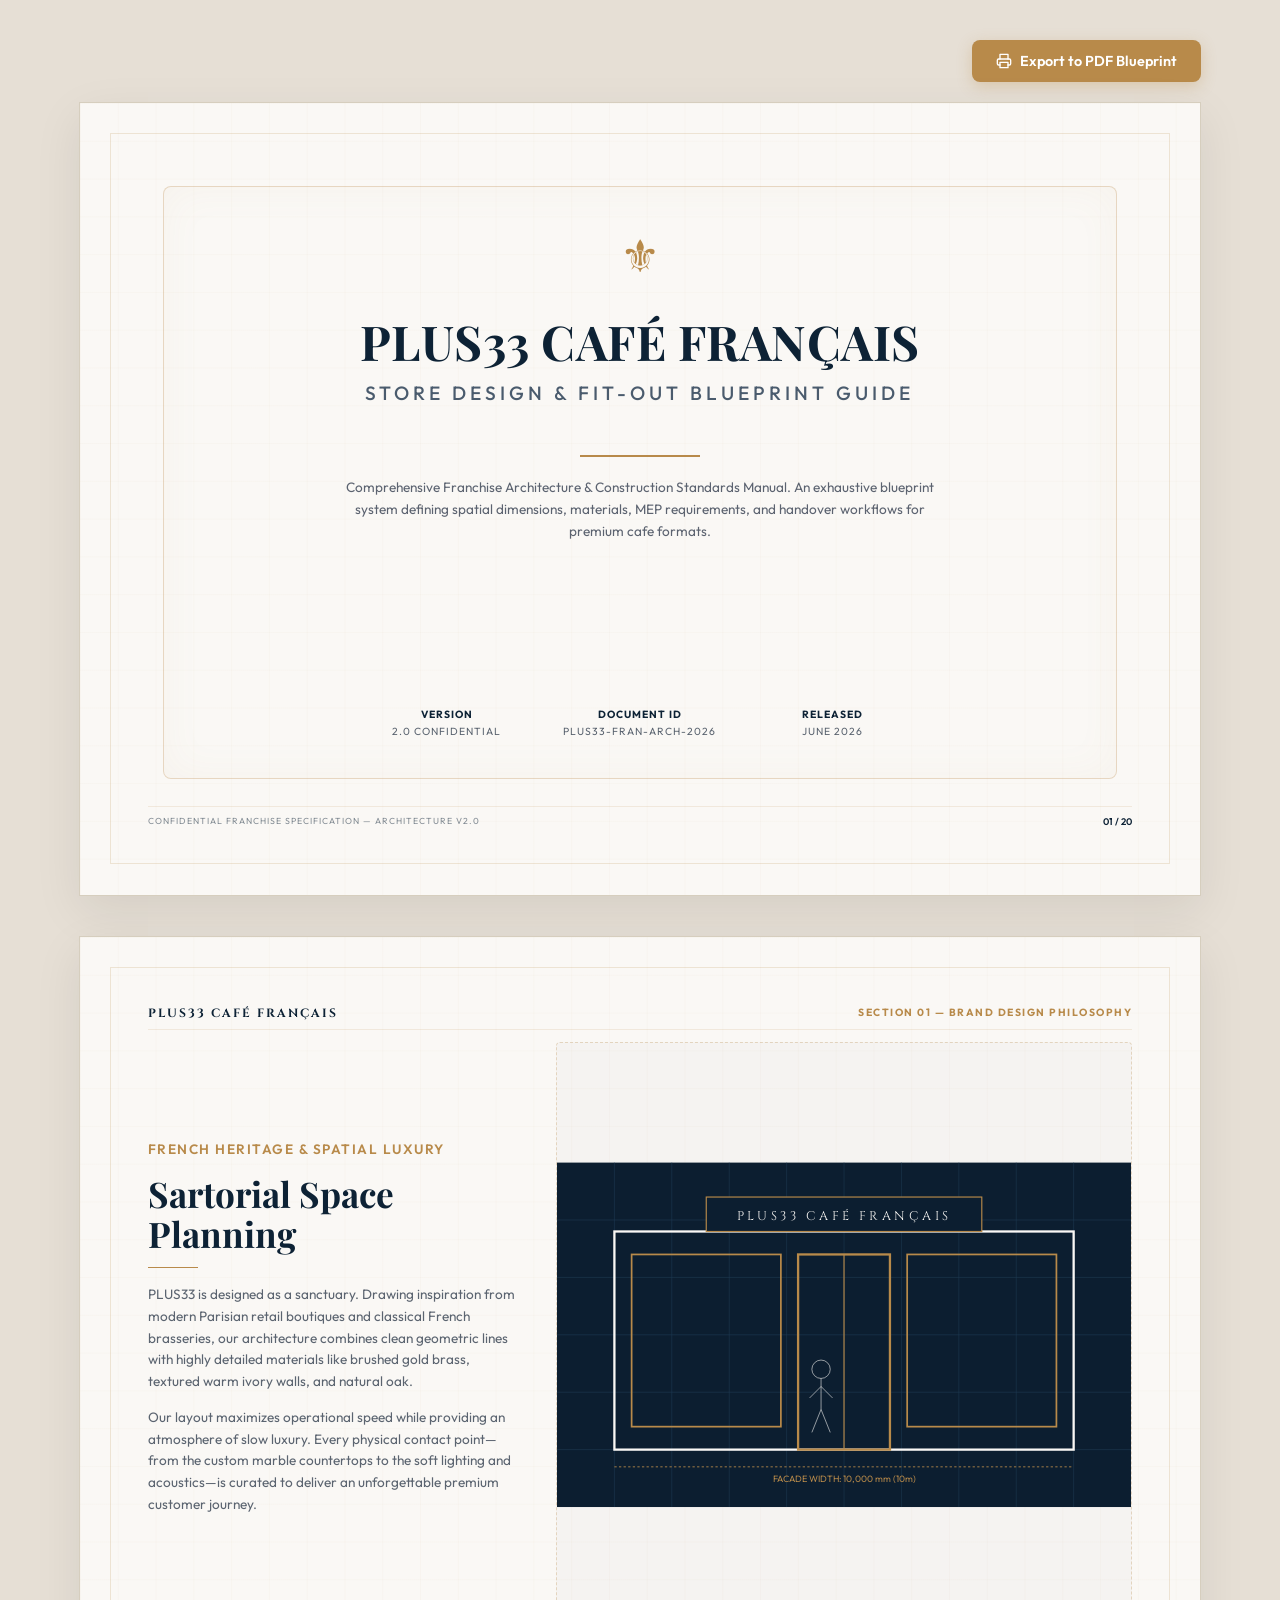
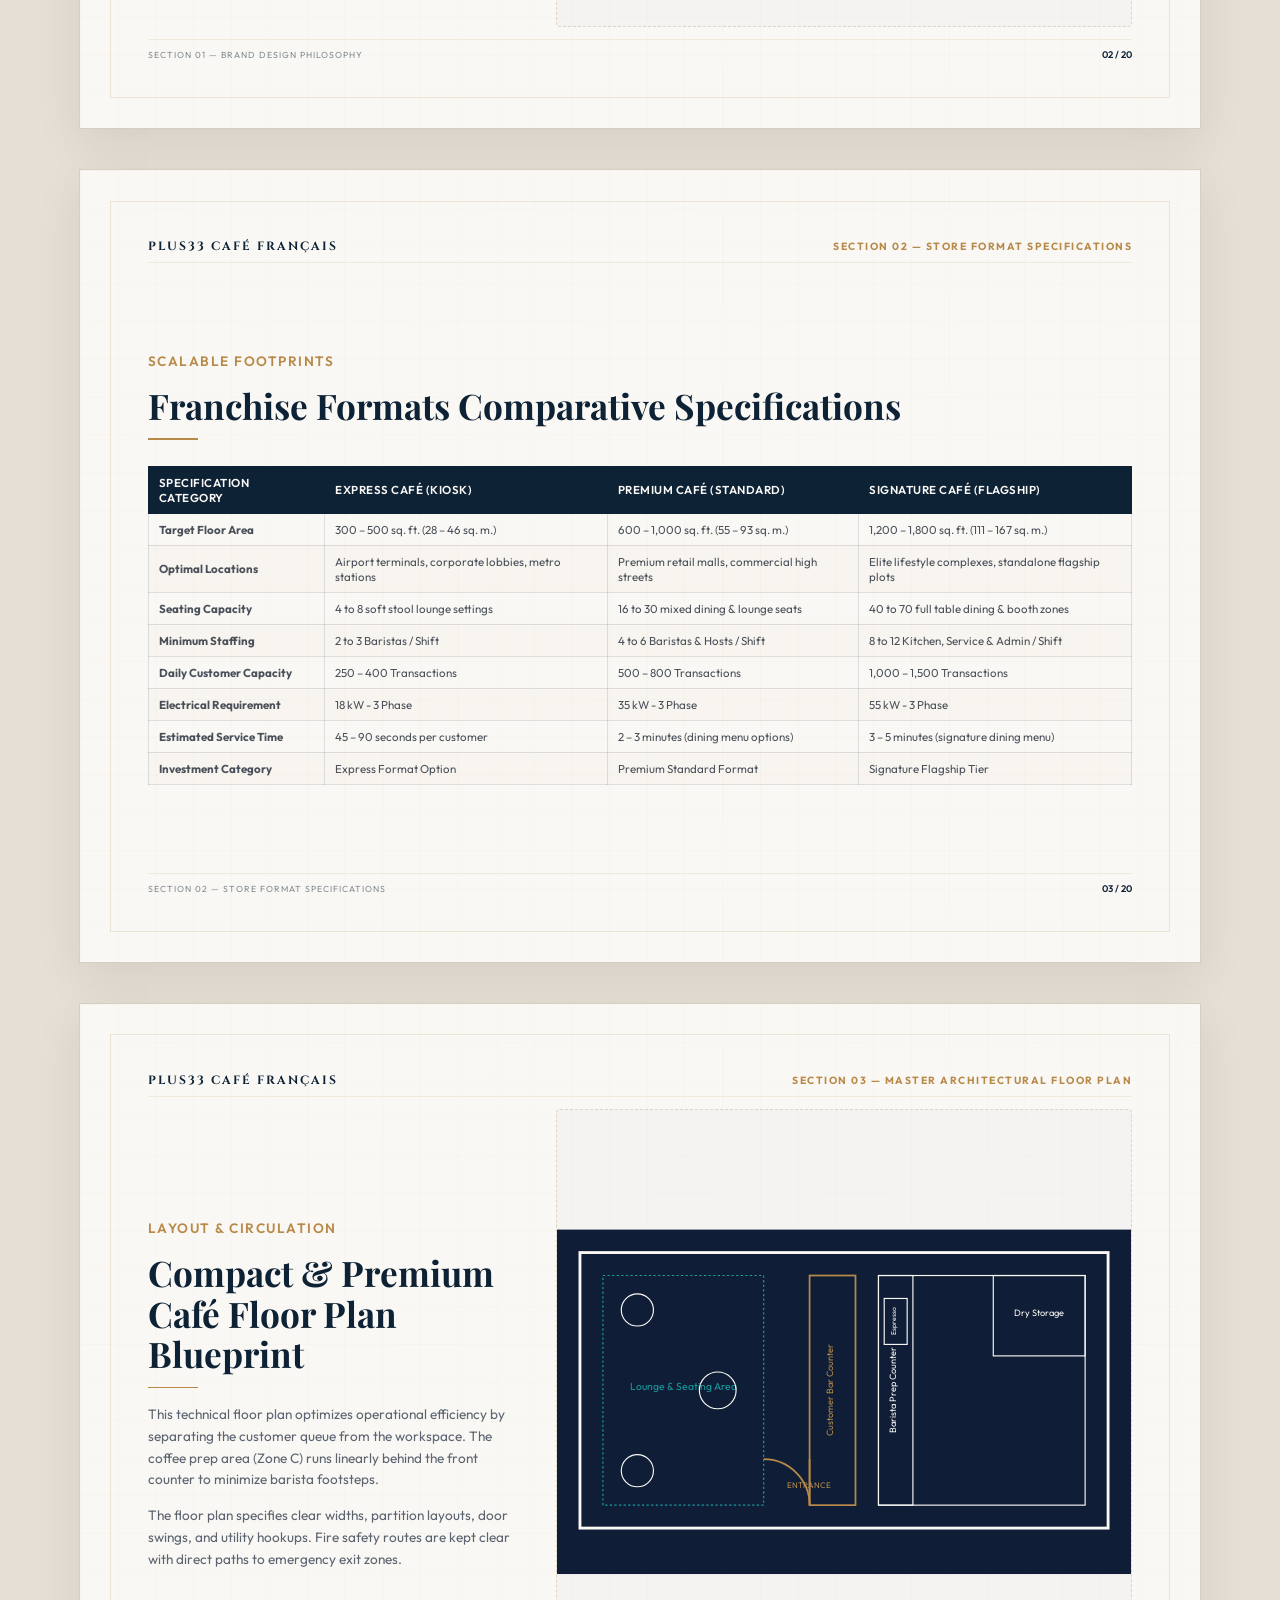
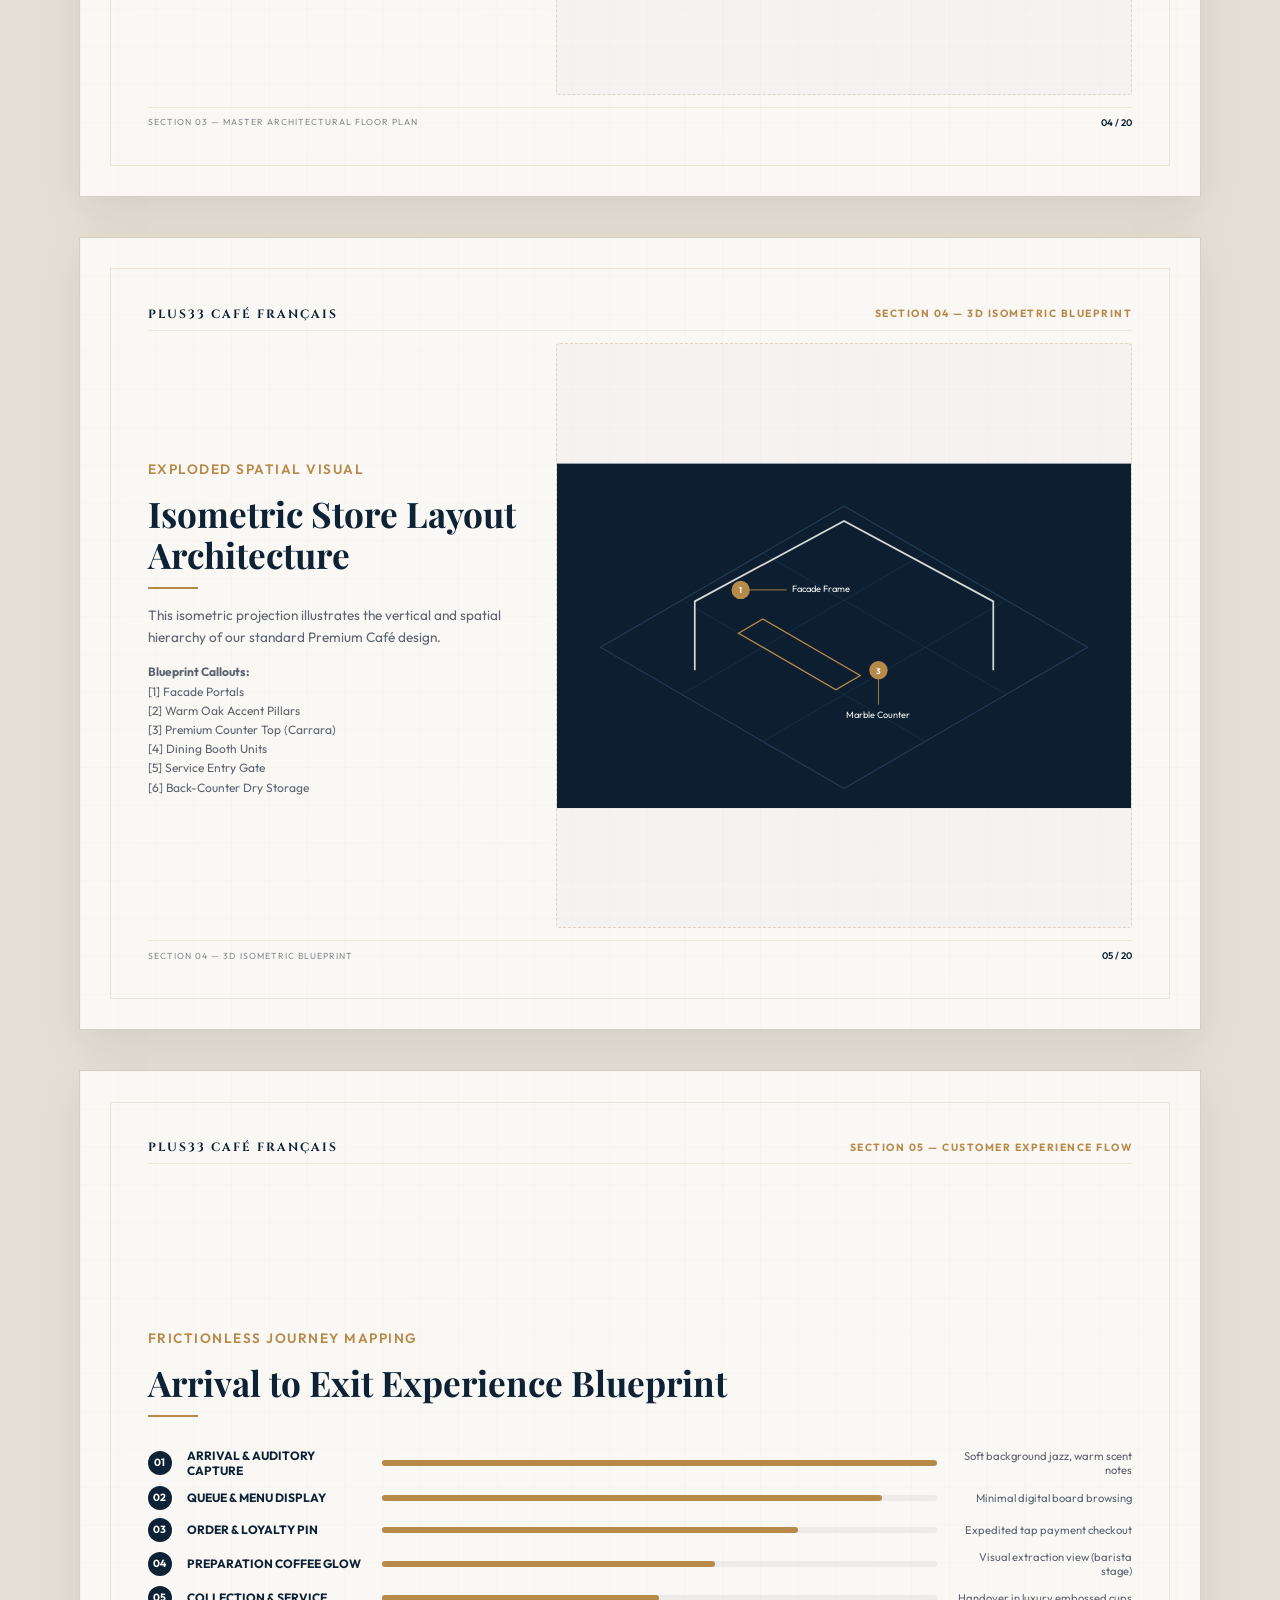
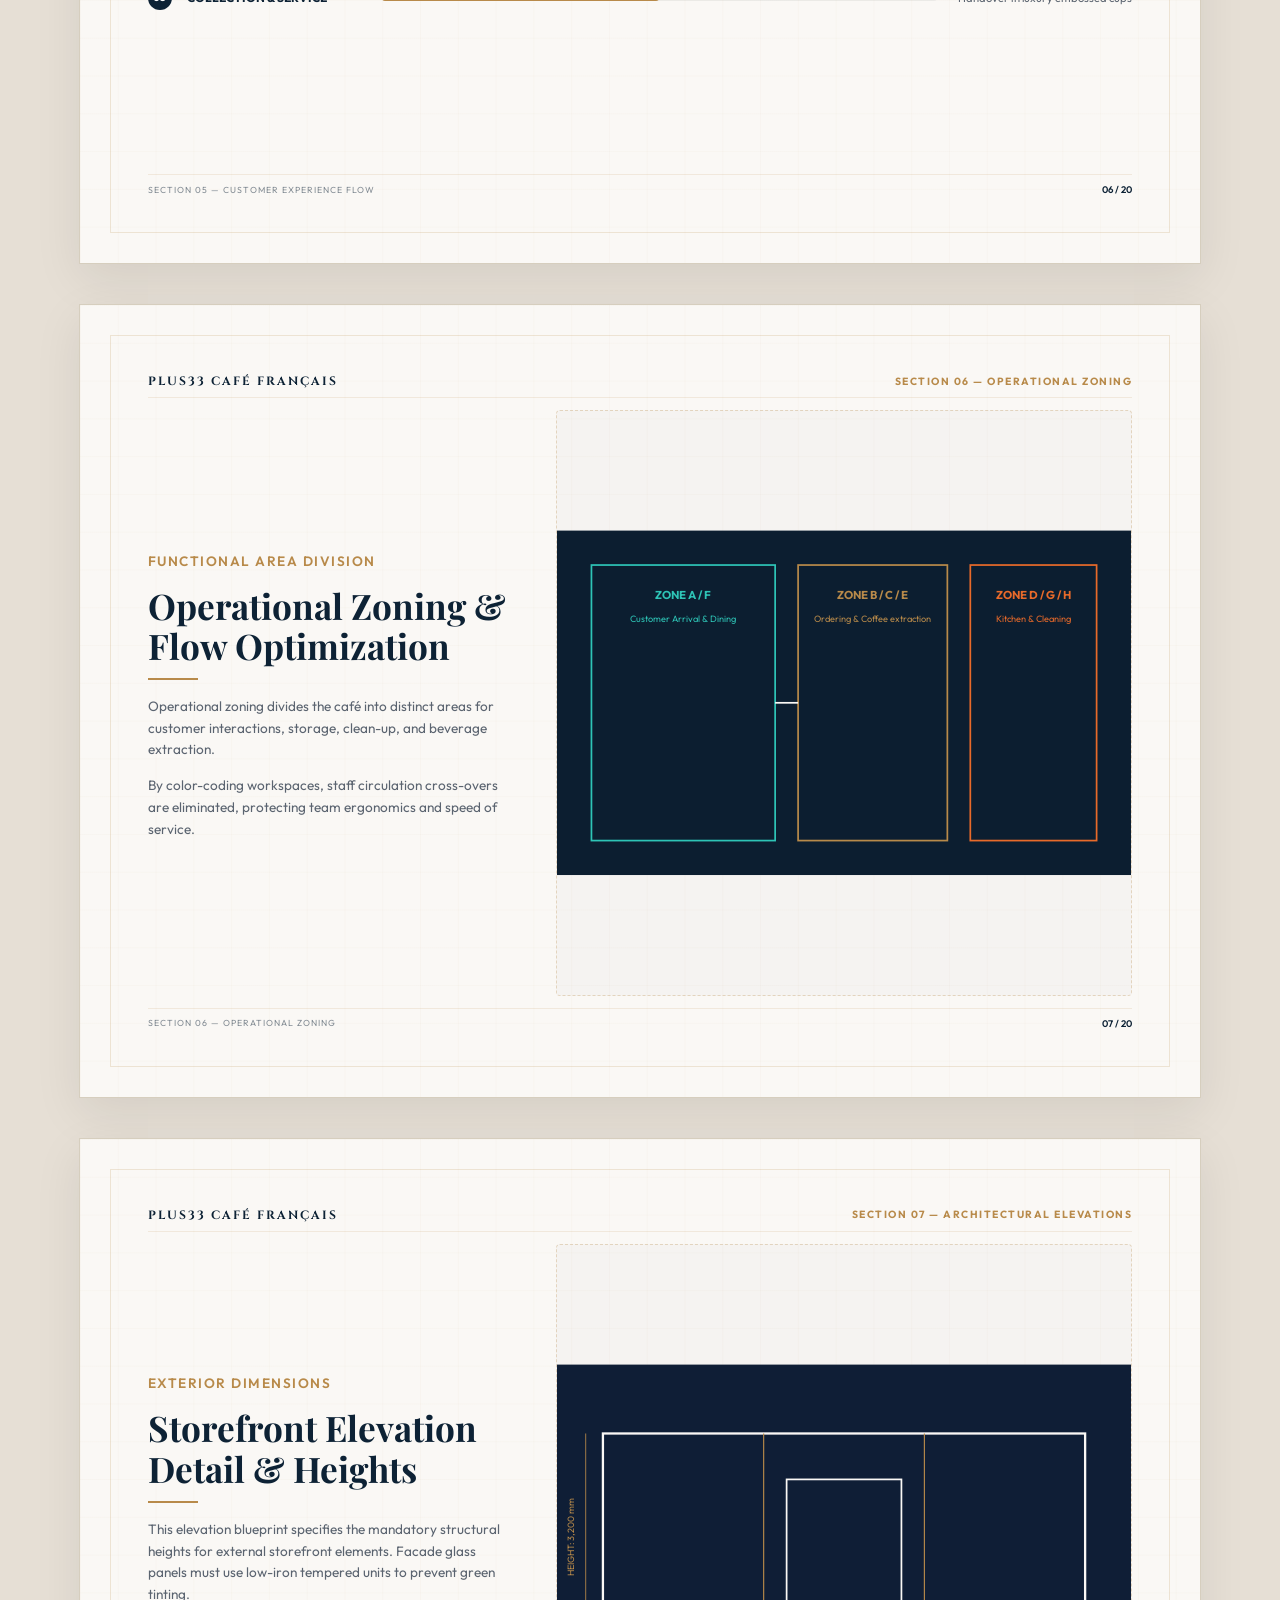
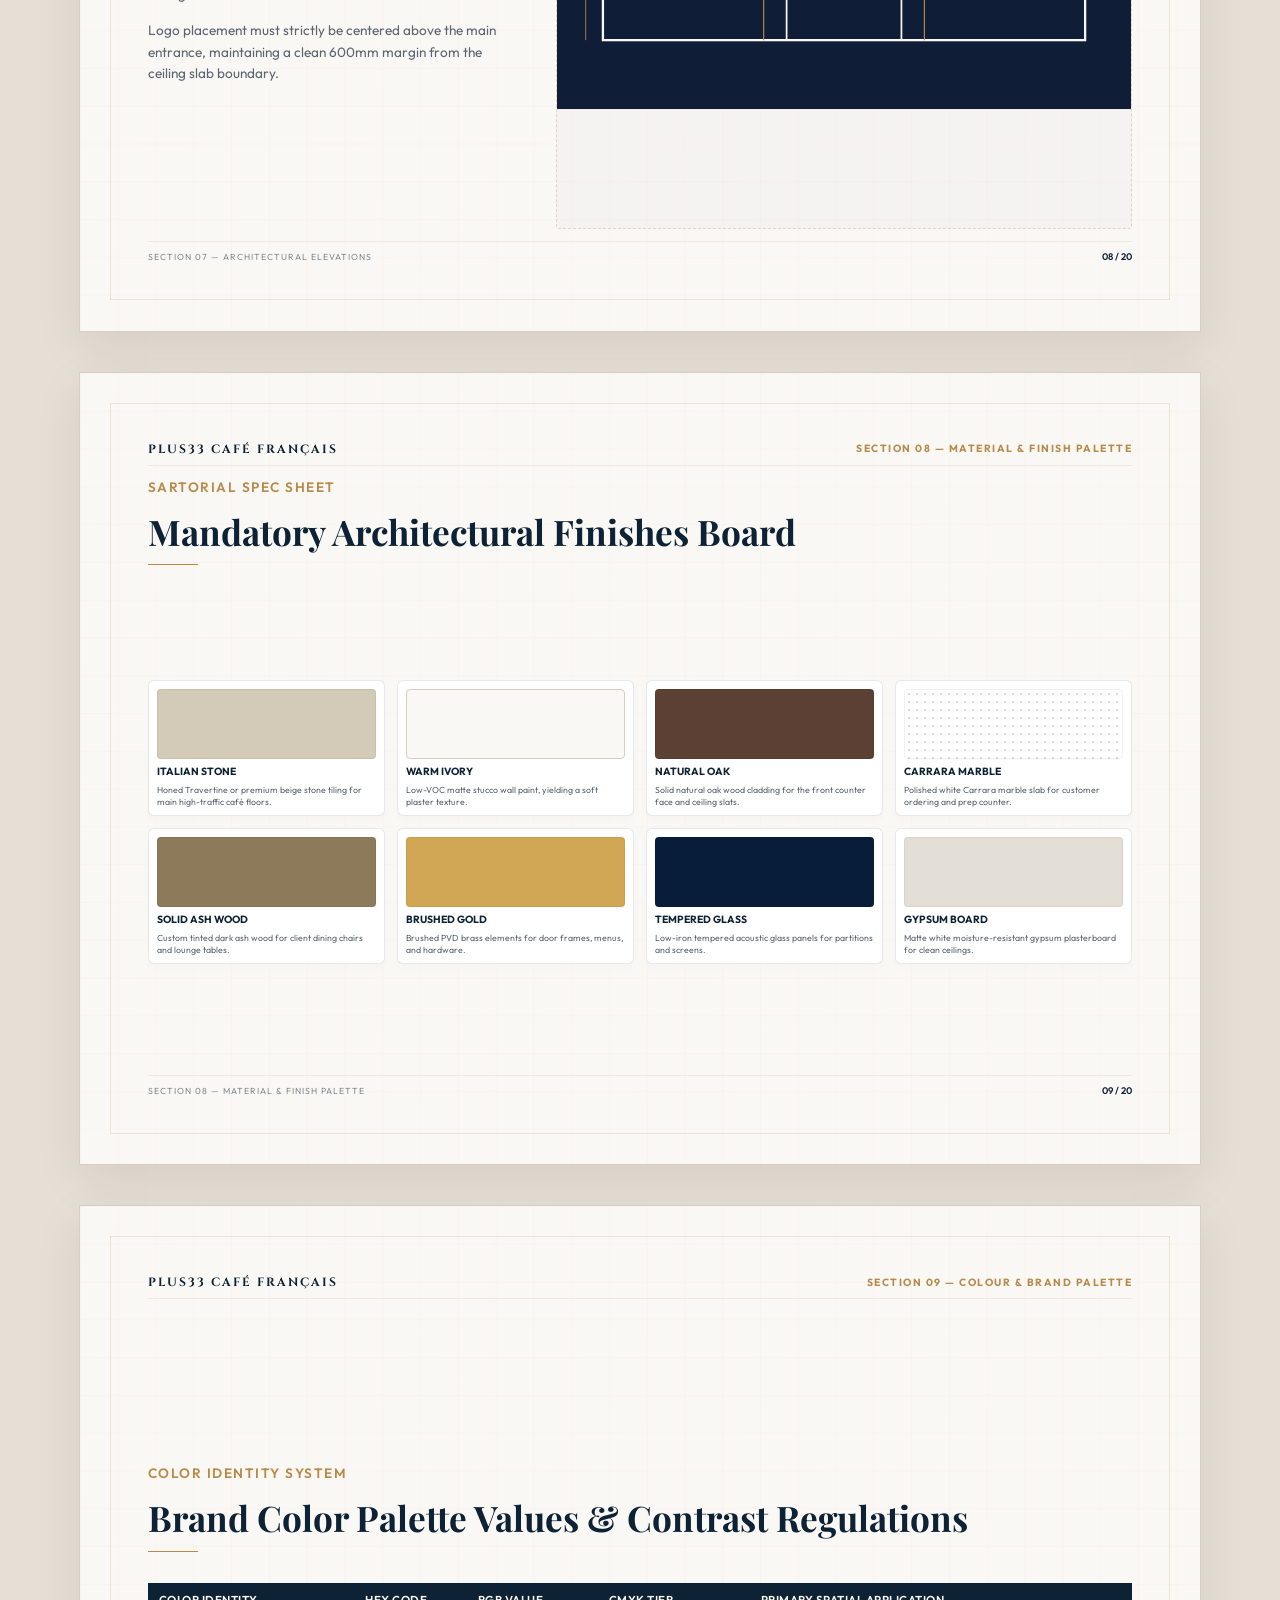
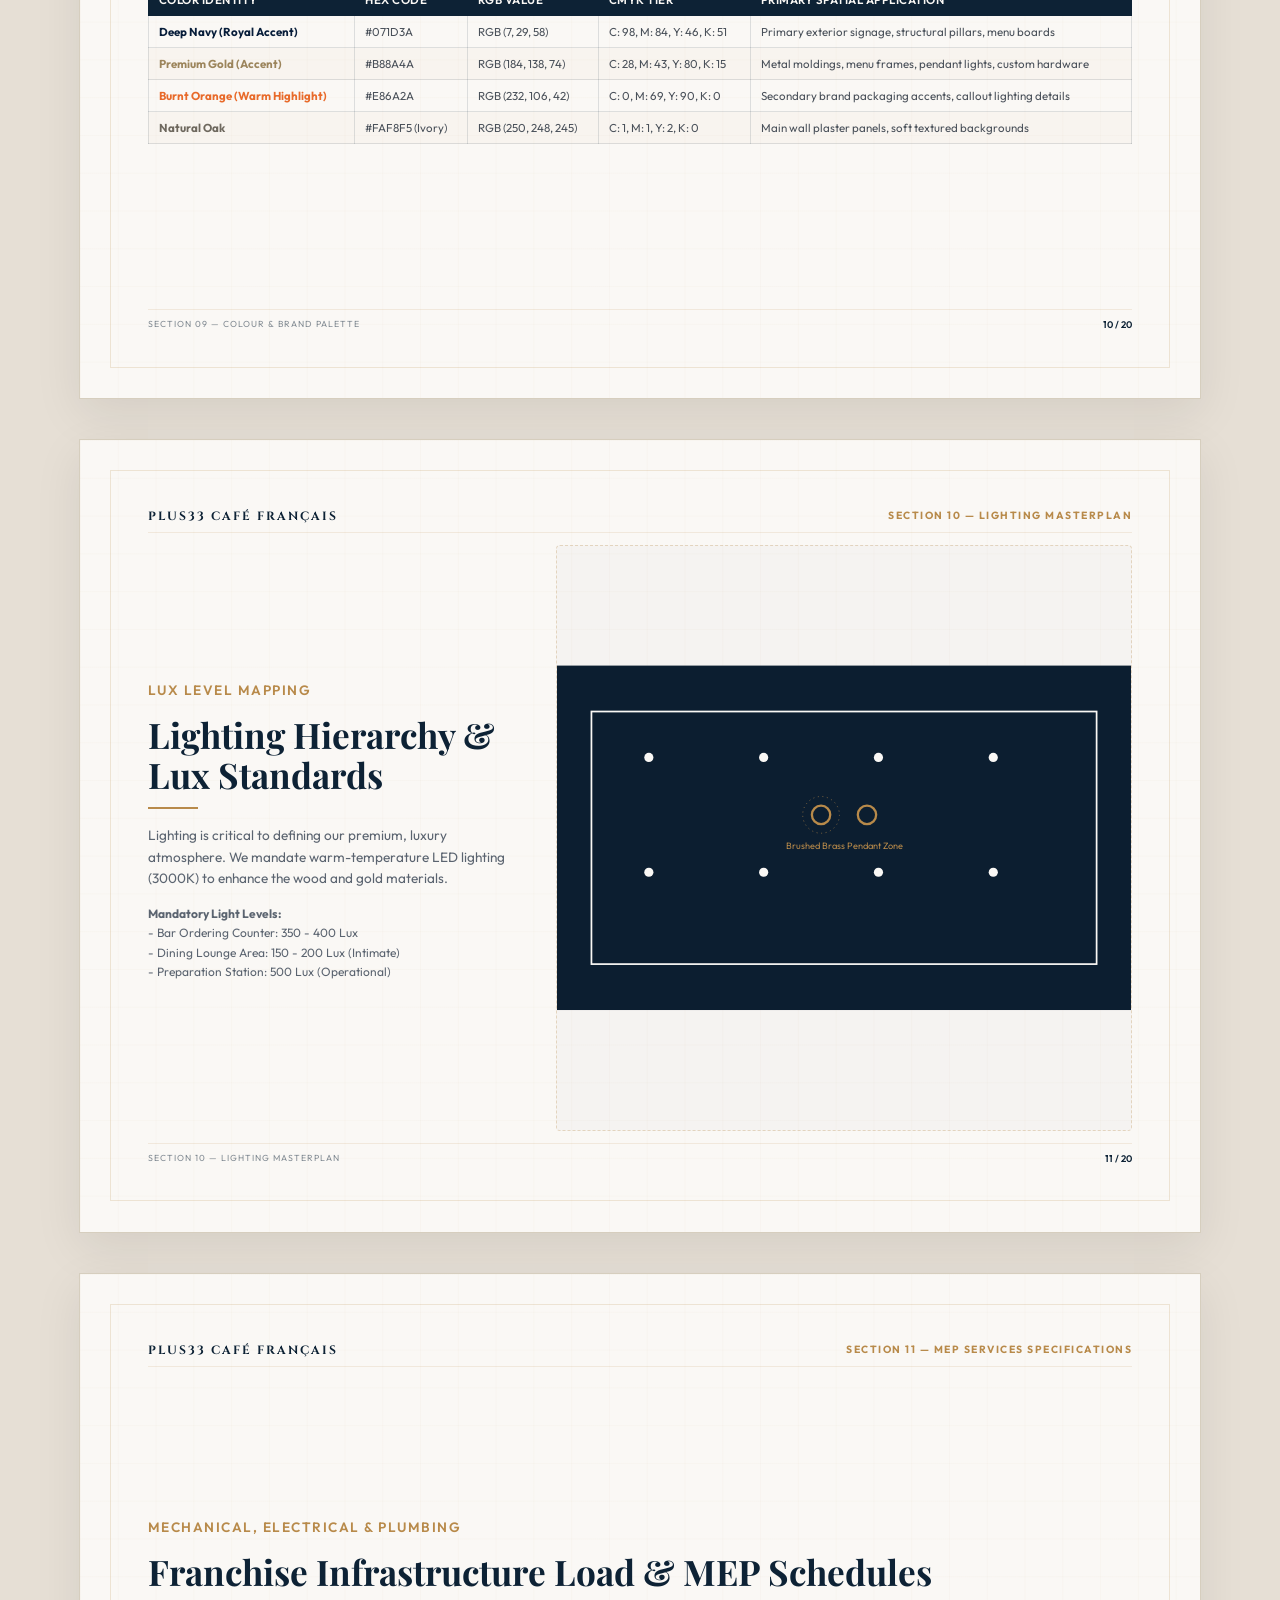
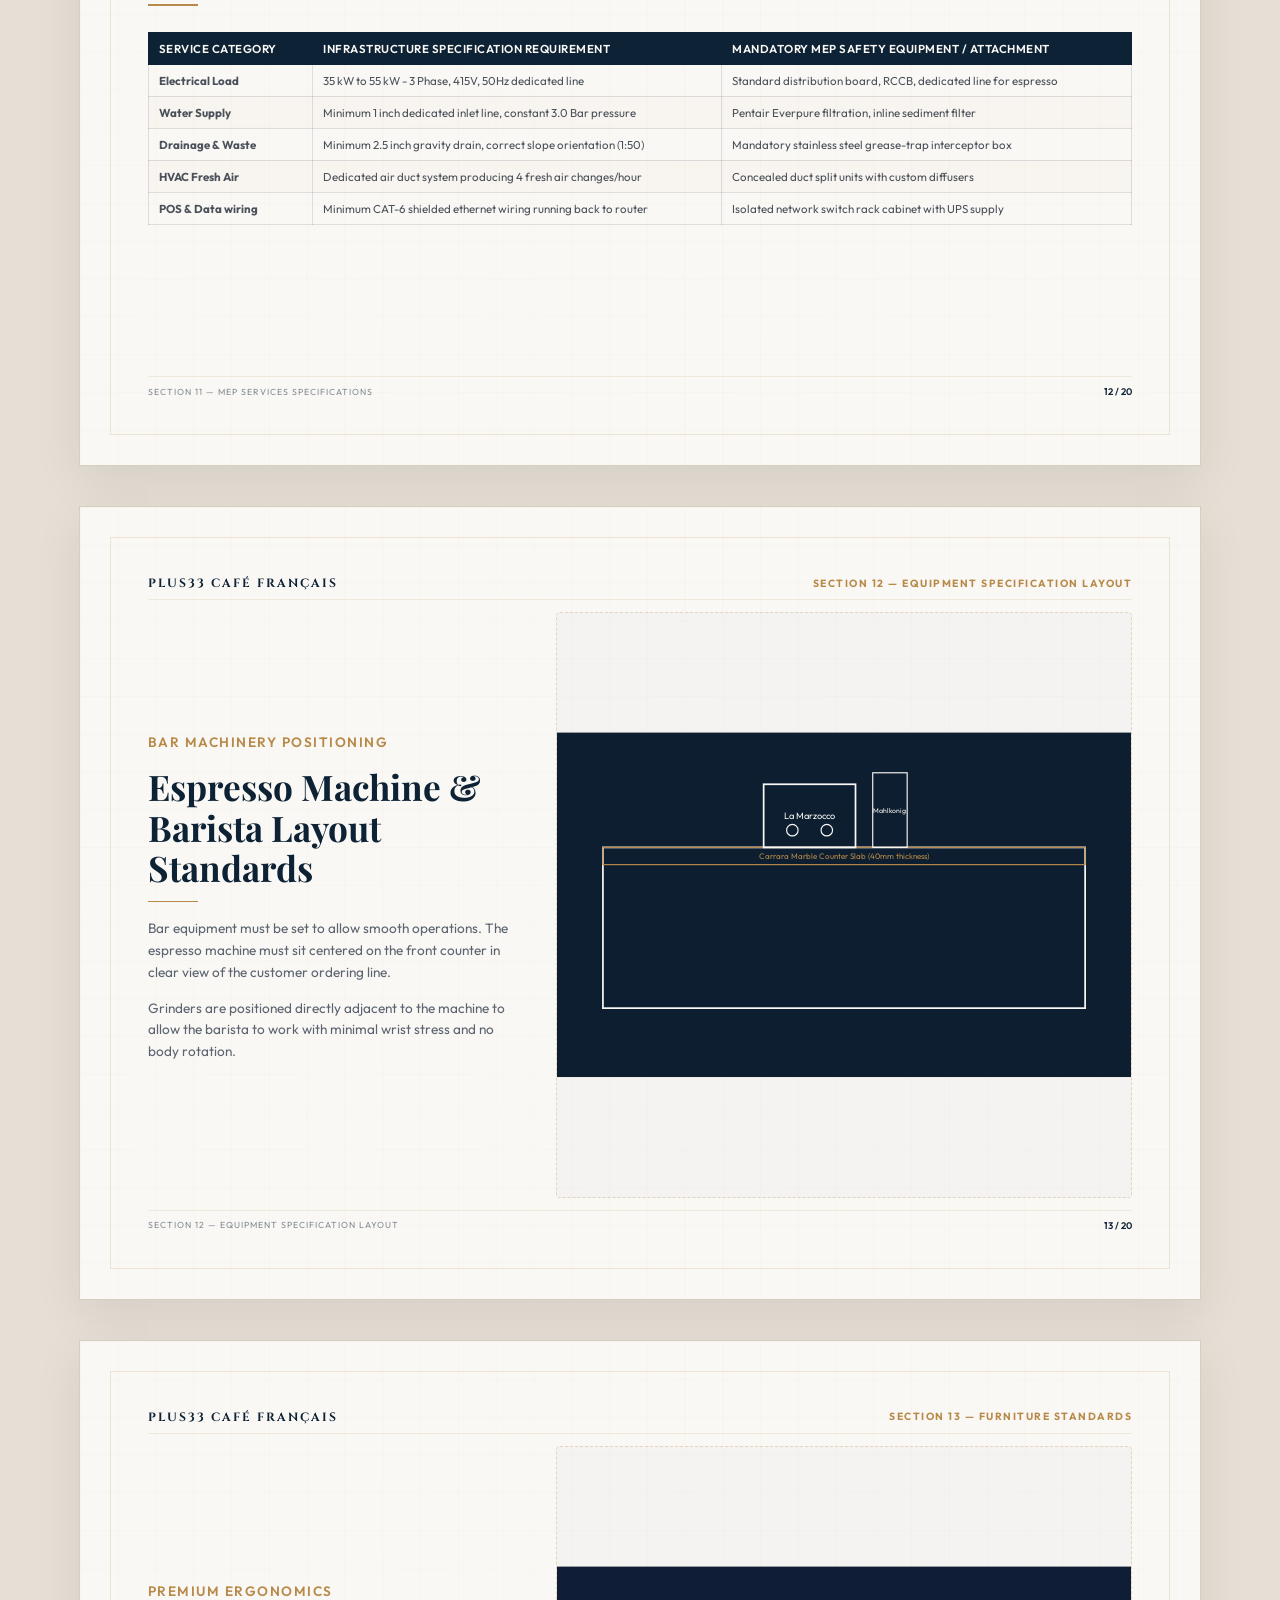
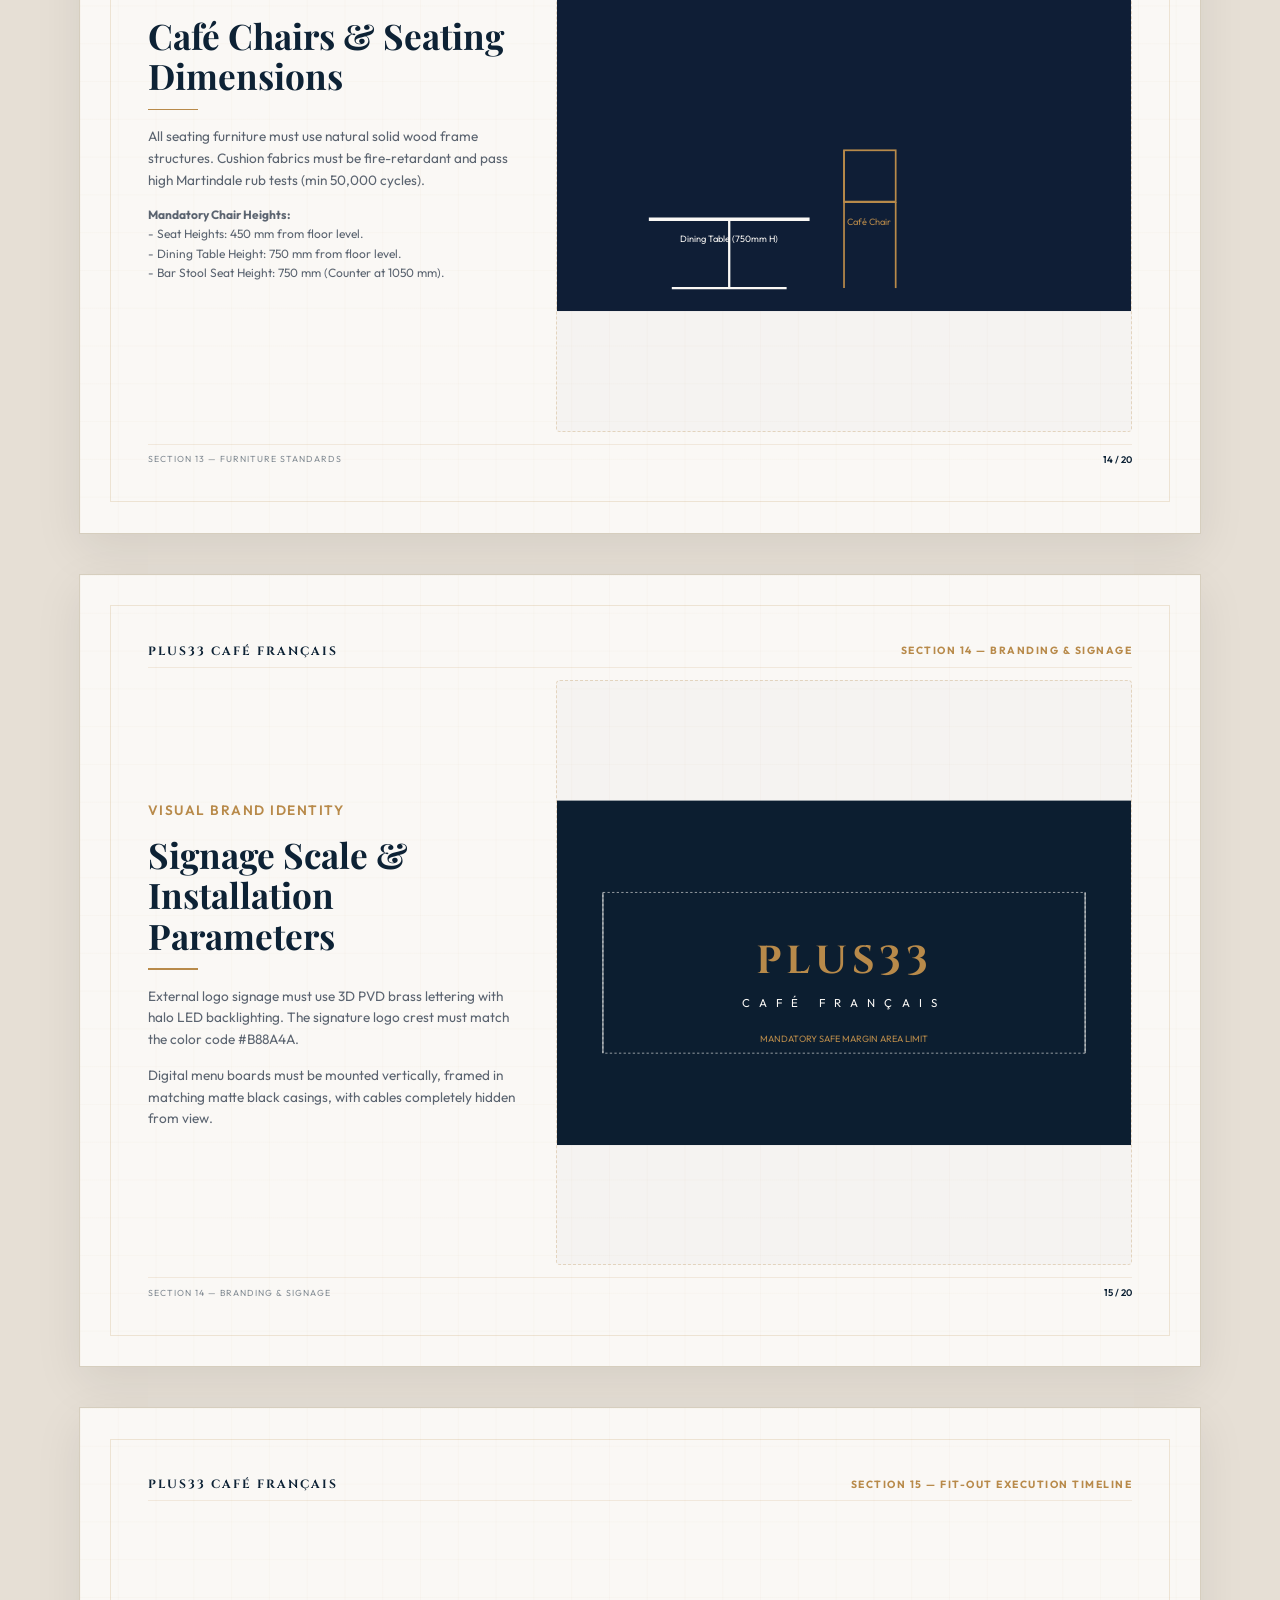
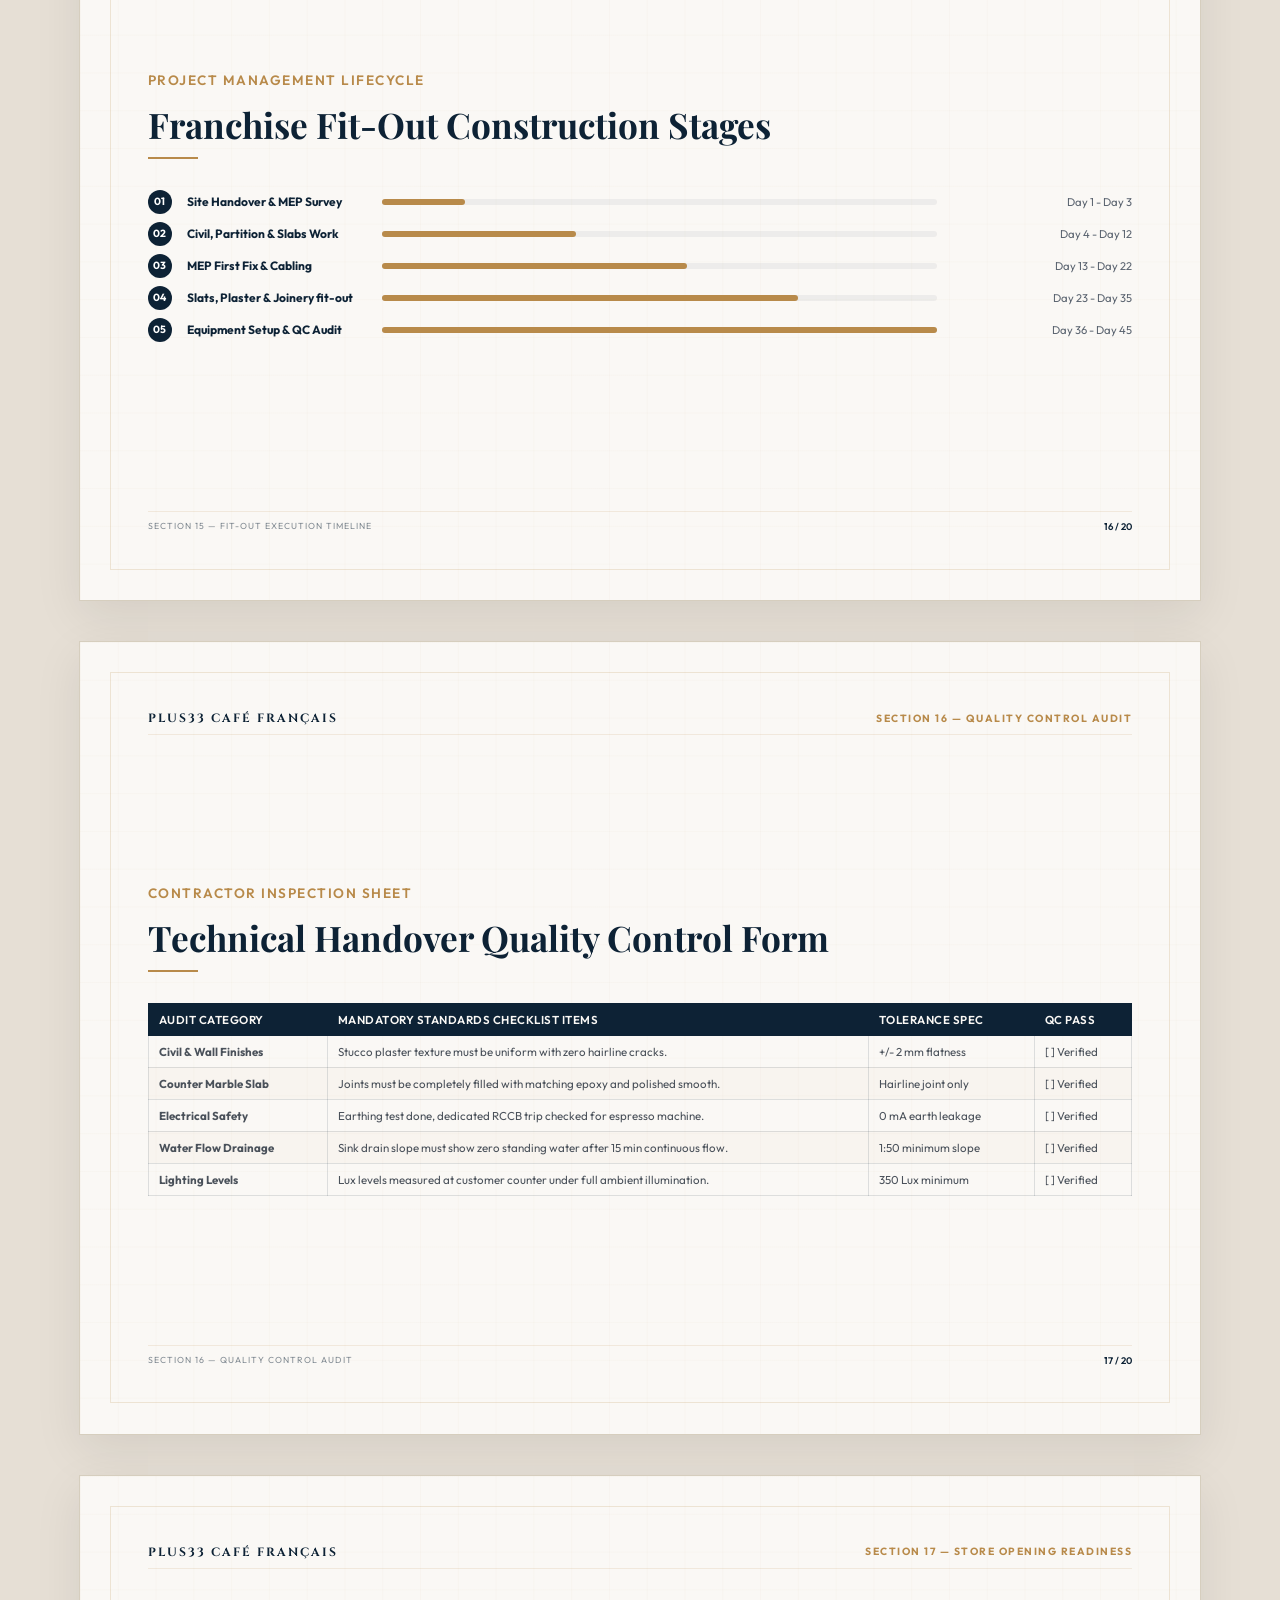
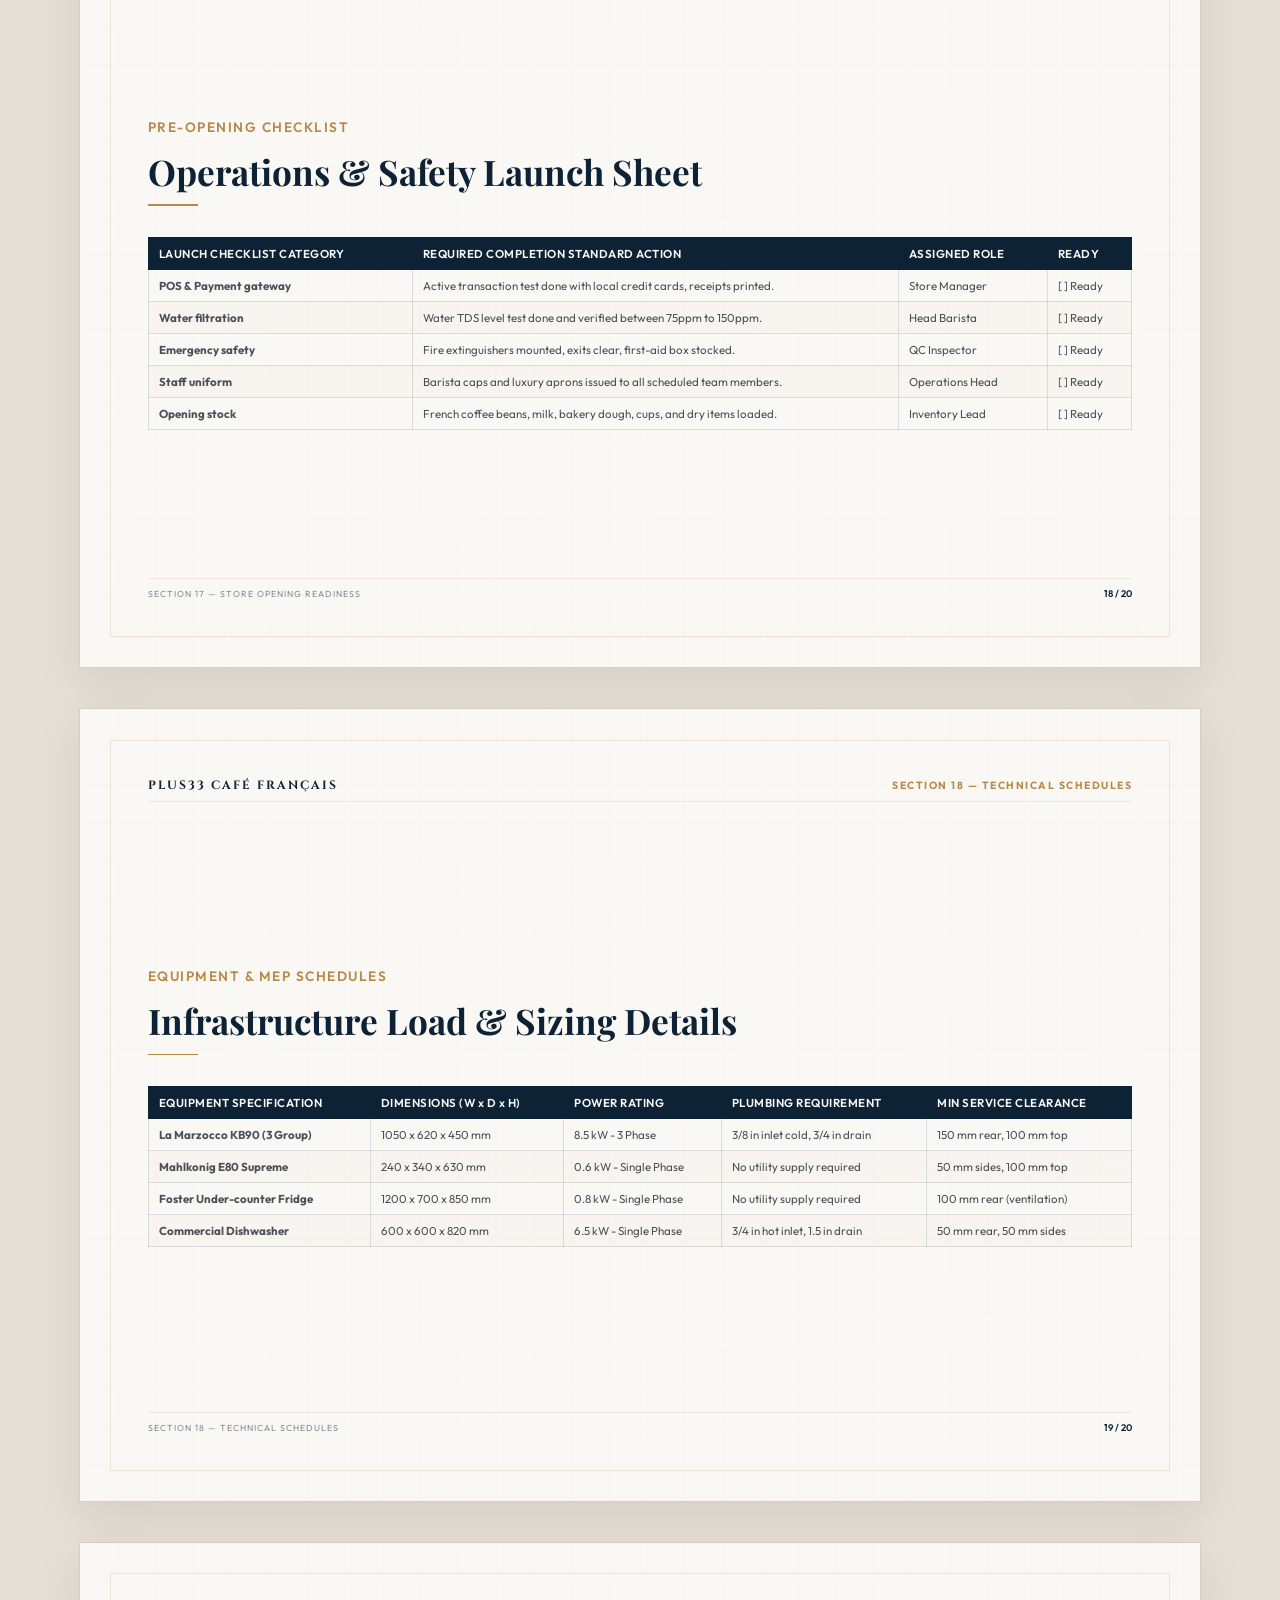
<file: store-design-guide.html>
<!DOCTYPE html>
<html lang="en">

<head>
    <meta charset="UTF-8">
    <meta name="viewport" content="width=device-width, initial-scale=1.0">
    <title>PLUS33 Café Français - Store Design & Fit-Out Blueprint Guide</title>
    <link rel="stylesheet"
        href="https://fonts.googleapis.com/css2?family=Cinzel:wght@500;700&family=Outfit:wght@300;400;500;600;700&family=Playfair+Display:wght@500;700&display=swap">
    <style>
        /* Global & Reset Styles */
        * {
            margin: 0;
            padding: 0;
            box-sizing: border-box;
        }

        body {
            font-family: 'Outfit', sans-serif;
            background-color: #E6DFD5;
            color: #0D2235;
            padding: 40px 0;
            display: flex;
            flex-direction: column;
            align-items: center;
            -webkit-font-smoothing: antialiased;
        }

        .print-btn-container {
            width: 297mm;
            margin-bottom: 20px;
            display: flex;
            justify-content: flex-end;
        }

        .print-btn {
            background-color: #B88A4A;
            color: #FFF;
            border: none;
            padding: 12px 24px;
            border-radius: 8px;
            font-family: 'Outfit', sans-serif;
            font-weight: 600;
            font-size: 0.9rem;
            cursor: pointer;
            display: flex;
            align-items: center;
            gap: 8px;
            box-shadow: 0 4px 15px rgba(184, 138, 74, 0.3);
            transition: all 0.3s ease;
        }

        .print-btn:hover {
            background-color: #9C7137;
            transform: translateY(-2px);
        }

        /* Landscape A4 Pages (297mm x 210mm) */
        .page {
            width: 297mm;
            height: 210mm;
            background-color: #FAF8F5;
            /* Premium Soft Ivory */
            box-shadow: 0 15px 45px rgba(0, 0, 0, 0.08);
            margin-bottom: 40px;
            padding: 18mm;
            position: relative;
            overflow: hidden;
            display: flex;
            flex-direction: column;
            justify-content: space-between;
            border: 1px solid #D6CEBE;
        }

        /* Blueprint grid background lines representing drafting sheet */
        .page::after {
            content: '';
            position: absolute;
            inset: 0;
            background-image:
                linear-gradient(rgba(184, 138, 74, 0.03) 1px, transparent 1px),
                linear-gradient(90deg, rgba(184, 138, 74, 0.03) 1px, transparent 1px);
            background-size: 10mm 10mm;
            pointer-events: none;
            z-index: 1;
        }

        /* Page Frame Border */
        .page-frame {
            position: absolute;
            inset: 8mm;
            border: 1px solid rgba(184, 138, 74, 0.2);
            pointer-events: none;
            z-index: 2;
        }

        /* Header & Footer */
        .page-header {
            display: flex;
            justify-content: space-between;
            align-items: center;
            border-bottom: 1px solid rgba(184, 138, 74, 0.15);
            padding-bottom: 8px;
            margin-bottom: 12px;
            z-index: 3;
            position: relative;
        }

        .header-brand {
            font-family: 'Cinzel', serif;
            font-size: 0.75rem;
            font-weight: 700;
            letter-spacing: 2px;
            color: #0D2235;
        }

        .header-section {
            font-family: 'Outfit', sans-serif;
            font-size: 0.65rem;
            font-weight: 700;
            letter-spacing: 1.5px;
            color: #B88A4A;
            text-transform: uppercase;
        }

        .page-footer {
            display: flex;
            justify-content: space-between;
            align-items: center;
            border-top: 1px solid rgba(184, 138, 74, 0.15);
            padding-top: 8px;
            margin-top: 12px;
            z-index: 3;
            position: relative;
        }

        .footer-left {
            font-family: 'Outfit', sans-serif;
            font-size: 0.55rem;
            letter-spacing: 1px;
            color: rgba(13, 34, 53, 0.5);
            text-transform: uppercase;
        }

        .footer-page-num {
            font-family: 'Outfit', sans-serif;
            font-size: 0.6rem;
            font-weight: 600;
            color: #0D2235;
        }

        /* Core Content Layouts */
        .page-body {
            flex-grow: 1;
            display: flex;
            gap: 24px;
            z-index: 3;
            position: relative;
            height: calc(100% - 60px);
        }

        .body-full {
            width: 100%;
            display: flex;
            flex-direction: column;
            justify-content: center;
        }

        .body-left-col {
            width: 40%;
            display: flex;
            flex-direction: column;
            justify-content: center;
            padding-right: 15px;
        }

        .body-right-col {
            width: 60%;
            display: flex;
            align-items: center;
            justify-content: center;
        }

        /* Typography */
        h1,
        h2,
        h3,
        h4,
        h5,
        h6 {
            color: #0D2235;
        }

        .page-title {
            font-family: 'Playfair Display', serif;
            font-size: 2.2rem;
            font-weight: 700;
            line-height: 1.15;
            margin-bottom: 12px;
        }

        .page-subtitle {
            font-family: 'Outfit', sans-serif;
            font-size: 0.85rem;
            color: #B88A4A;
            font-weight: 600;
            letter-spacing: 1.5px;
            text-transform: uppercase;
            margin-bottom: 16px;
        }

        .gold-divider-line {
            width: 50px;
            height: 1.5px;
            background-color: #B88A4A;
            margin-bottom: 16px;
        }

        .page-text {
            font-family: 'Outfit', sans-serif;
            font-size: 0.85rem;
            color: #5B6470;
            line-height: 1.6;
            margin-bottom: 14px;
        }

        /* Table Layouts */
        .standards-table {
            width: 100%;
            border-collapse: collapse;
            font-size: 0.72rem;
            margin-top: 10px;
        }

        .standards-table th {
            background-color: #0D2235;
            color: #FAF8F5;
            text-align: left;
            padding: 8px 10px;
            font-weight: 600;
            letter-spacing: 0.5px;
            border: 1px solid #0D2235;
        }

        .standards-table td {
            padding: 8px 10px;
            border: 1px solid rgba(13, 34, 53, 0.12);
            color: #4A515A;
        }

        .standards-table tr:nth-child(even) td {
            background-color: rgba(184, 138, 74, 0.03);
        }

        /* SVG Blueprint styling */
        .blueprint-svg {
            width: 100%;
            height: 100%;
            border: 1px dashed rgba(184, 138, 74, 0.3);
            background-color: rgba(13, 34, 53, 0.02);
            border-radius: 4px;
        }

        /* Timeline & Process graphics */
        .timeline-container {
            display: flex;
            flex-direction: column;
            width: 100%;
            gap: 8px;
            margin-top: 10px;
        }

        .timeline-row {
            display: flex;
            align-items: center;
            gap: 15px;
        }

        .timeline-step-num {
            width: 24px;
            height: 24px;
            border-radius: 50%;
            background-color: #0D2235;
            color: #FFF;
            display: flex;
            align-items: center;
            justify-content: center;
            font-size: 0.65rem;
            font-weight: 700;
        }

        .timeline-step-title {
            font-family: 'Outfit', sans-serif;
            font-size: 0.75rem;
            font-weight: 700;
            color: #0D2235;
            width: 180px;
        }

        .timeline-step-bar-wrap {
            flex-grow: 1;
            height: 6px;
            background-color: rgba(13, 34, 53, 0.05);
            border-radius: 3px;
            position: relative;
        }

        .timeline-step-bar {
            height: 100%;
            background-color: #B88A4A;
            border-radius: 3px;
        }

        /* Material Board styles */
        .material-grid {
            display: grid;
            grid-template-columns: repeat(4, 1fr);
            gap: 12px;
            width: 100%;
            height: 100%;
            align-content: center;
        }

        .material-card {
            border: 1px solid rgba(13, 34, 53, 0.1);
            background: #FFF;
            border-radius: 6px;
            padding: 8px;
            display: flex;
            flex-direction: column;
            gap: 6px;
            box-shadow: 0 4px 10px rgba(0, 0, 0, 0.02);
        }

        .material-swatch {
            width: 100%;
            height: 70px;
            border-radius: 4px;
            border: 1px solid rgba(0, 0, 0, 0.05);
        }

        .material-name {
            font-family: 'Outfit', sans-serif;
            font-size: 0.65rem;
            font-weight: 700;
            color: #0D2235;
            text-transform: uppercase;
        }

        .material-desc {
            font-family: 'Outfit', sans-serif;
            font-size: 0.55rem;
            color: #5B6470;
            line-height: 1.3;
        }

        /* Cover Page Styling */
        .cover-content {
            display: flex;
            flex-direction: column;
            align-items: center;
            justify-content: center;
            height: 100%;
            text-align: center;
            border: 1px solid rgba(184, 138, 74, 0.3);
            margin: 15px;
            padding: 40px;
            background-color: rgba(250, 248, 245, 0.8);
            border-radius: 8px;
            box-shadow: inset 0 0 40px rgba(184, 138, 74, 0.05);
        }

        .cover-logo-icon {
            font-size: 2.8rem;
            color: #B88A4A;
            margin-bottom: 25px;
        }

        .cover-title {
            font-family: 'Playfair Display', serif;
            font-size: 3rem;
            font-weight: 700;
            color: #0D2235;
            letter-spacing: 0.5px;
            margin-bottom: 8px;
            text-transform: uppercase;
        }

        .cover-divider {
            width: 120px;
            height: 2px;
            background-color: #B88A4A;
            margin: 20px 0;
        }

        .cover-subtitle {
            font-family: 'Outfit', sans-serif;
            font-size: 1.2rem;
            font-weight: 500;
            letter-spacing: 4px;
            color: #4A5B6D;
            text-transform: uppercase;
            margin-bottom: 30px;
        }

        .cover-meta {
            margin-top: auto;
            display: grid;
            grid-template-columns: repeat(3, 1fr);
            gap: 40px;
            font-size: 0.65rem;
            letter-spacing: 1px;
            color: #5B6470;
            text-transform: uppercase;
        }

        .meta-item strong {
            display: block;
            color: #0D2235;
            margin-bottom: 4px;
        }



        /* Mobile-only responsive layout: desktop + print layout untouched */
        @media screen and (max-width: 768px) {

            html,
            body {
                width: 100%;
                max-width: 100%;
                overflow-x: hidden;
            }

            body {
                padding: 14px 10px;
                align-items: stretch;
                background: linear-gradient(180deg, #E6DFD5 0%, #F4EFE7 100%);
            }

            .print-btn-container {
                width: 100%;
                margin: 0 0 14px;
                justify-content: center;
                position: sticky;
                top: 8px;
                z-index: 50;
            }

            .print-btn {
                width: 100%;
                max-width: 360px;
                justify-content: center;
                padding: 12px 16px;
                border-radius: 999px;
                font-size: 0.82rem;
            }

            .page {
                width: 100%;
                height: auto;
                min-height: auto;
                margin: 0 0 18px;
                padding: 18px 14px;
                border-radius: 18px;
                overflow: hidden;
                box-shadow: 0 10px 28px rgba(13, 34, 53, 0.10);
                justify-content: flex-start;
            }

            .page::after {
                background-size: 32px 32px;
            }

            .page-frame {
                inset: 8px;
                border-radius: 14px;
            }

            .page-header,
            .page-footer {
                gap: 8px;
                align-items: flex-start;
            }

            .page-header {
                flex-direction: column;
                padding-bottom: 10px;
                margin-bottom: 16px;
            }

            .page-footer {
                flex-direction: row;
                align-items: center;
                padding-top: 10px;
                margin-top: 18px;
            }

            .header-brand {
                font-size: 0.68rem;
                letter-spacing: 1.4px;
                line-height: 1.3;
            }

            .header-section {
                font-size: 0.56rem;
                letter-spacing: 1px;
                line-height: 1.35;
            }

            .footer-left {
                max-width: 72%;
                font-size: 0.48rem;
                line-height: 1.35;
                letter-spacing: 0.7px;
            }

            .footer-page-num {
                font-size: 0.55rem;
                white-space: nowrap;
            }

            .page-body,
            .page-body[style] {
                height: auto !important;
                min-height: auto !important;
                display: flex !important;
                flex-direction: column !important;
                gap: 16px !important;
                align-items: stretch !important;
                justify-content: flex-start !important;
                text-align: left !important;
            }

            .body-full,
            .body-left-col,
            .body-right-col {
                width: 100% !important;
                padding-right: 0;
                justify-content: flex-start;
            }

            .body-right-col {
                min-height: 210px;
            }

            .page-title {
                font-size: clamp(1.45rem, 8vw, 2rem);
                line-height: 1.12;
                margin-bottom: 10px;
                word-break: normal;
            }

            .page-subtitle {
                font-size: 0.68rem;
                line-height: 1.35;
                letter-spacing: 1.2px;
                margin-bottom: 10px;
            }

            .gold-divider-line {
                width: 44px;
                margin-bottom: 12px;
            }

            .page-text,
            .page-text[style] {
                font-size: 0.78rem !important;
                line-height: 1.55 !important;
                max-width: 100% !important;
            }

            .blueprint-svg {
                width: 100%;
                height: auto;
                min-height: 210px;
                aspect-ratio: 5 / 3;
                border-radius: 12px;
                display: block;
            }

            .standards-table {
                display: block;
                width: 100%;
                overflow-x: auto;
                white-space: nowrap;
                font-size: 0.66rem;
                border-radius: 10px;
                -webkit-overflow-scrolling: touch;
                box-shadow: inset 0 -1px 0 rgba(13, 34, 53, 0.08);
            }

            .standards-table th,
            .standards-table td {
                padding: 8px 9px;
                vertical-align: top;
            }

            .material-grid {
                grid-template-columns: repeat(2, minmax(0, 1fr));
                gap: 10px;
                height: auto;
            }

            .material-card {
                border-radius: 12px;
                padding: 9px;
            }

            .material-swatch {
                height: 64px;
                border-radius: 9px;
            }

            .material-name {
                font-size: 0.6rem;
            }

            .material-desc {
                font-size: 0.52rem;
            }

            .timeline-container {
                gap: 10px;
            }

            .timeline-row {
                display: grid;
                grid-template-columns: 30px 1fr;
                gap: 8px 10px;
                align-items: center;
                padding: 10px;
                background: rgba(255, 255, 255, 0.55);
                border: 1px solid rgba(184, 138, 74, 0.14);
                border-radius: 12px;
            }

            .timeline-step-num {
                width: 26px;
                height: 26px;
                font-size: 0.62rem;
            }

            .timeline-step-title,
            .timeline-step-title[style] {
                width: auto !important;
                font-size: 0.66rem !important;
                line-height: 1.3;
                text-align: left !important;
            }

            .timeline-step-bar-wrap {
                grid-column: 1 / -1;
                width: 100%;
                height: 7px;
            }

            .cover-content {
                min-height: auto;
                margin: 0;
                padding: 34px 16px;
                border-radius: 16px;
            }

            .cover-logo-icon {
                font-size: 2.2rem;
                margin-bottom: 18px;
            }

            .cover-title {
                font-size: clamp(1.65rem, 9vw, 2.35rem);
                line-height: 1.1;
            }

            .cover-subtitle {
                font-size: 0.8rem;
                letter-spacing: 2px;
                line-height: 1.5;
                margin-bottom: 20px;
            }

            .cover-divider {
                width: 86px;
                margin: 16px 0;
            }

            .cover-content p[style] {
                font-size: 0.76rem !important;
                max-width: 100% !important;
                margin-bottom: 26px !important;
            }

            .cover-meta {
                width: 100%;
                grid-template-columns: 1fr;
                gap: 12px;
                margin-top: 18px;
                text-align: center;
            }

            .meta-item {
                padding: 10px;
                border: 1px solid rgba(184, 138, 74, 0.15);
                border-radius: 12px;
                background: rgba(255, 255, 255, 0.45);
            }

            #page-20 .page-body>div[style*="grid-template-columns"] {
                grid-template-columns: 1fr !important;
                gap: 28px !important;
                max-width: 100% !important;
            }
        }

        @media screen and (max-width: 480px) {
            body {
                padding: 10px 8px;
            }

            .page {
                padding: 16px 12px;
                border-radius: 16px;
                margin-bottom: 14px;
            }

            .body-right-col {
                min-height: 180px;
            }

            .blueprint-svg {
                min-height: 180px;
            }

            .material-grid {
                grid-template-columns: 1fr;
            }

            .standards-table {
                font-size: 0.62rem;
            }
        }


        /* Print Media Queries for A4 Landscape */
        @media print {
            body {
                background-color: #FFF;
                padding: 0;
            }

            .print-btn-container {
                display: none;
            }

            .page {
                margin: 0;
                border: none;
                box-shadow: none;
                border-radius: 0;
                page-break-after: always;
                break-after: page;
                -webkit-print-color-adjust: exact;
                print-color-adjust: exact;
            }
        }
    </style>
</head>

<body>

    <div class="print-btn-container">
        <button class="print-btn" onclick="window.print()">
            <svg xmlns="http://www.w3.org/2000/svg" width="16" height="16" viewBox="0 0 24 24" fill="none"
                stroke="currentColor" stroke-width="2" stroke-linecap="round" stroke-linejoin="round">
                <polyline points="6 9 6 2 18 2 18 9"></polyline>
                <path d="M6 18H4a2 2 0 0 1-2-2v-5a2 2 0 0 1 2-2h16a2 2 0 0 1 2 2v5a2 2 0 0 1-2 2h-2"></path>
                <rect x="6" y="14" width="12" height="8"></rect>
            </svg>
            Export to PDF Blueprint
        </button>
    </div>

    <!-- PAGE 1: COVER PAGE -->
    <div class="page" id="page-01">
        <div class="page-frame"></div>
        <div class="cover-content">
            <div class="cover-logo-icon">⚜</div>
            <div class="cover-title">PLUS33 CAFÉ FRANÇAIS</div>
            <div class="cover-subtitle">Store Design & Fit-Out Blueprint Guide</div>
            <div class="cover-divider"></div>
            <p
                style="font-size: 0.85rem; color: #5C6370; font-family: 'Outfit'; max-width: 600px; line-height: 1.6; margin-bottom: 40px;">
                Comprehensive Franchise Architecture & Construction Standards Manual. An exhaustive blueprint system
                defining spatial dimensions, materials, MEP requirements, and handover workflows for premium cafe
                formats.
            </p>
            <div class="cover-meta">
                <div class="meta-item">
                    <strong>Version</strong>
                    2.0 Confidential
                </div>
                <div class="meta-item">
                    <strong>Document ID</strong>
                    PLUS33-FRAN-ARCH-2026
                </div>
                <div class="meta-item">
                    <strong>Released</strong>
                    June 2026
                </div>
            </div>
        </div>
        <div class="page-footer">
            <div class="footer-left">CONFIDENTIAL FRANCHISE SPECIFICATION — ARCHITECTURE v2.0</div>
            <div class="footer-page-num">01 / 20</div>
        </div>
    </div>

    <!-- PAGE 2: BRAND DESIGN PHILOSOPHY -->
    <div class="page" id="page-02">
        <div class="page-frame"></div>
        <div class="page-header">
            <div class="header-brand">PLUS33 CAFÉ FRANÇAIS</div>
            <div class="header-section">SECTION 01 — BRAND DESIGN PHILOSOPHY</div>
        </div>
        <div class="page-body">
            <div class="body-left-col">
                <div class="page-subtitle">French Heritage & Spatial Luxury</div>
                <h3 class="page-title">Sartorial Space Planning</h3>
                <div class="gold-divider-line"></div>
                <p class="page-text">
                    PLUS33 is designed as a sanctuary. Drawing inspiration from modern Parisian retail boutiques and
                    classical French brasseries, our architecture combines clean geometric lines with highly detailed
                    materials like brushed gold brass, textured warm ivory walls, and natural oak.
                </p>
                <p class="page-text">
                    Our layout maximizes operational speed while providing an atmosphere of slow luxury. Every physical
                    contact point—from the custom marble countertops to the soft lighting and acoustics—is curated to
                    deliver an unforgettable premium customer journey.
                </p>
            </div>
            <div class="body-right-col">
                <!-- Facade Architectural Vector Sketch -->
                <svg class="blueprint-svg" viewBox="0 0 500 300">
                    <rect x="0" y="0" width="500" height="300" fill="#0C1E30" />
                    <!-- Grid lines for blueprint feel -->
                    <path d="M0,50 L500,50 M0,100 L500,100 M0,150 L500,150 M0,200 L500,200 M0,250 L500,250"
                        stroke="#1E3A54" stroke-width="0.5" />
                    <path
                        d="M50,0 L50,300 M100,0 L100,300 M150,0 L150,300 M200,0 L200,300 M250,0 L250,300 M300,0 L300,300 M350,0 L350,300 M400,0 L400,300 M450,0 L450,300"
                        stroke="#1E3A54" stroke-width="0.5" />
                    <!-- Store Front facade lines -->
                    <rect x="50" y="60" width="400" height="190" fill="none" stroke="#FAF8F5" stroke-width="2" />
                    <!-- Large Glass windows -->
                    <rect x="65" y="80" width="130" height="150" fill="none" stroke="#B88A4A" stroke-width="1.5" />
                    <rect x="305" y="80" width="130" height="150" fill="none" stroke="#B88A4A" stroke-width="1.5" />
                    <!-- Door Frame -->
                    <rect x="210" y="80" width="80" height="170" fill="none" stroke="#B88A4A" stroke-width="2" />
                    <line x1="250" y1="80" x2="250" y2="250" stroke="#B88A4A" stroke-width="1" />
                    <!-- Logo Signage board -->
                    <rect x="130" y="30" width="240" height="30" fill="#0C1E30" stroke="#B88A4A" stroke-width="1" />
                    <text x="250" y="50" font-family="'Cinzel'" font-size="11" fill="#FAF8F5" text-anchor="middle"
                        letter-spacing="3">PLUS33 CAFÉ FRANÇAIS</text>
                    <!-- Dimensions annotation -->
                    <line x1="50" y1="265" x2="450" y2="265" stroke="#B88A4A" stroke-width="0.75"
                        stroke-dasharray="2 2" />
                    <text x="250" y="278" font-family="'Outfit'" font-size="8" fill="#B88A4A"
                        text-anchor="middle">FACADE WIDTH: 10,000 mm (10m)</text>
                    <!-- Human scale -->
                    <circle cx="230" cy="180" r="8" fill="none" stroke="#FAF8F5" stroke-width="0.5" />
                    <line x1="230" y1="188" x2="230" y2="215" stroke="#FAF8F5" stroke-width="0.5" />
                    <line x1="230" y1="195" x2="220" y2="205" stroke="#FAF8F5" stroke-width="0.5" />
                    <line x1="230" y1="195" x2="240" y2="205" stroke="#FAF8F5" stroke-width="0.5" />
                    <line x1="230" y1="215" x2="222" y2="235" stroke="#FAF8F5" stroke-width="0.5" />
                    <line x1="230" y1="215" x2="238" y2="235" stroke="#FAF8F5" stroke-width="0.5" />
                </svg>
            </div>
        </div>
        <div class="page-footer">
            <div class="footer-left">SECTION 01 — BRAND DESIGN PHILOSOPHY</div>
            <div class="footer-page-num">02 / 20</div>
        </div>
    </div>

    <!-- PAGE 3: STORE FORMATS -->
    <div class="page" id="page-03">
        <div class="page-frame"></div>
        <div class="page-header">
            <div class="header-brand">PLUS33 CAFÉ FRANÇAIS</div>
            <div class="header-section">SECTION 02 — STORE FORMAT SPECIFICATIONS</div>
        </div>
        <div class="page-body">
            <div class="body-full">
                <div class="page-subtitle">Scalable Footprints</div>
                <h3 class="page-title">Franchise Formats Comparative Specifications</h3>
                <div class="gold-divider-line"></div>
                <table class="standards-table">
                    <thead>
                        <tr>
                            <th>SPECIFICATION CATEGORY</th>
                            <th>EXPRESS CAFÉ (KIOSK)</th>
                            <th>PREMIUM CAFÉ (STANDARD)</th>
                            <th>SIGNATURE CAFÉ (FLAGSHIP)</th>
                        </tr>
                    </thead>
                    <tbody>
                        <tr>
                            <td><strong>Target Floor Area</strong></td>
                            <td>300 – 500 sq. ft. (28 – 46 sq. m.)</td>
                            <td>600 – 1,000 sq. ft. (55 – 93 sq. m.)</td>
                            <td>1,200 – 1,800 sq. ft. (111 – 167 sq. m.)</td>
                        </tr>
                        <tr>
                            <td><strong>Optimal Locations</strong></td>
                            <td>Airport terminals, corporate lobbies, metro stations</td>
                            <td>Premium retail malls, commercial high streets</td>
                            <td>Elite lifestyle complexes, standalone flagship plots</td>
                        </tr>
                        <tr>
                            <td><strong>Seating Capacity</strong></td>
                            <td>4 to 8 soft stool lounge settings</td>
                            <td>16 to 30 mixed dining & lounge seats</td>
                            <td>40 to 70 full table dining & booth zones</td>

                        </tr>
                        <tr>
                            <td><strong>Minimum Staffing</strong></td>
                            <td>2 to 3 Baristas / Shift</td>
                            <td>4 to 6 Baristas & Hosts / Shift</td>
                            <td>8 to 12 Kitchen, Service & Admin / Shift</td>
                        </tr>
                        <tr>
                            <td><strong>Daily Customer Capacity</strong></td>
                            <td>250 – 400 Transactions</td>
                            <td>500 – 800 Transactions</td>
                            <td>1,000 – 1,500 Transactions</td>
                        </tr>
                        <tr>
                            <td><strong>Electrical Requirement</strong></td>
                            <td>18 kW - 3 Phase</td>
                            <td>35 kW - 3 Phase</td>
                            <td>55 kW - 3 Phase</td>
                        </tr>
                        <tr>
                            <td><strong>Estimated Service Time</strong></td>
                            <td>45 – 90 seconds per customer</td>
                            <td>2 – 3 minutes (dining menu options)</td>
                            <td>3 – 5 minutes (signature dining menu)</td>
                        </tr>
                        <tr>
                            <td><strong>Investment Category</strong></td>
                            <td>Express Format Option</td>
                            <td>Premium Standard Format</td>
                            <td>Signature Flagship Tier</td>
                        </tr>
                    </tbody>
                </table>
            </div>
        </div>
        <div class="page-footer">
            <div class="footer-left">SECTION 02 — STORE FORMAT SPECIFICATIONS</div>
            <div class="footer-page-num">03 / 20</div>
        </div>
    </div>

    <!-- PAGE 4: MASTER ARCHITECTURAL FLOOR PLAN -->
    <div class="page" id="page-04">
        <div class="page-frame"></div>
        <div class="page-header">
            <div class="header-brand">PLUS33 CAFÉ FRANÇAIS</div>
            <div class="header-section">SECTION 03 — MASTER ARCHITECTURAL FLOOR PLAN</div>
        </div>
        <div class="page-body">
            <div class="body-left-col">
                <div class="page-subtitle">Layout & Circulation</div>
                <h3 class="page-title">Compact & Premium Café Floor Plan Blueprint</h3>
                <div class="gold-divider-line"></div>
                <p class="page-text">
                    This technical floor plan optimizes operational efficiency by separating the customer queue from the
                    workspace. The coffee prep area (Zone C) runs linearly behind the front counter to minimize barista
                    footsteps.
                </p>
                <p class="page-text">
                    The floor plan specifies clear widths, partition layouts, door swings, and utility hookups. Fire
                    safety routes are kept clear with direct paths to emergency exit zones.
                </p>
            </div>
            <div class="body-right-col">
                <svg class="blueprint-svg" viewBox="0 0 500 300">
                    <rect x="0" y="0" width="500" height="300" fill="#0F1E36" />
                    <!-- Outer walls -->
                    <rect x="20" y="20" width="460" height="240" fill="none" stroke="#FAF8F5" stroke-width="2.5" />
                    <!-- Interior spaces blueprint lines -->
                    <!-- Customer Lounge seating area (left) -->
                    <rect x="40" y="40" width="140" height="200" fill="none" stroke="#169B9D" stroke-width="1"
                        stroke-dasharray="2 2" />
                    <text x="110" y="140" font-family="'Outfit'" font-size="9" fill="#169B9D"
                        text-anchor="middle">Lounge & Seating Area</text>
                    <!-- Tables representation -->
                    <circle cx="70" cy="70" r="14" fill="none" stroke="#FAF8F5" stroke-width="1" />
                    <circle cx="70" cy="210" r="14" fill="none" stroke="#FAF8F5" stroke-width="1" />
                    <circle cx="140" cy="140" r="16" fill="none" stroke="#FAF8F5" stroke-width="1" />
                    <!-- Bar Counter (Middle) -->
                    <rect x="220" y="40" width="40" height="200" fill="none" stroke="#B88A4A" stroke-width="1.5" />
                    <text x="240" y="140" font-family="'Outfit'" font-size="8" fill="#B88A4A" text-anchor="middle"
                        transform="rotate(-90 240 140)">Customer Bar Counter</text>
                    <!-- Kitchen and Prep Zone (Right) -->
                    <rect x="280" y="40" width="180" height="200" fill="none" stroke="#FAF8F5" stroke-width="1" />
                    <!-- Preparation counter -->
                    <rect x="280" y="40" width="30" height="200" fill="none" stroke="#FAF8F5" stroke-width="1" />
                    <text x="295" y="140" font-family="'Outfit'" font-size="8" fill="#FAF8F5" text-anchor="middle"
                        transform="rotate(-90 295 140)">Barista Prep Counter</text>
                    <!-- Espresso Machine Block -->
                    <rect x="285" y="60" width="20" height="40" fill="none" stroke="#FAF8F5" stroke-width="1" />
                    <text x="295" y="80" font-family="'Outfit'" font-size="6" fill="#FAF8F5" text-anchor="middle"
                        transform="rotate(-90 295 80)">Espresso</text>
                    <!-- Entrance door swing -->
                    <path d="M 220,240 A 40,40 0 0,0 180,200" fill="none" stroke="#B88A4A" stroke-width="1.5" />
                    <line x1="220" y1="240" x2="220" y2="200" stroke="#B88A4A" stroke-width="1.5" />
                    <text x="200" y="225" font-family="'Outfit'" font-size="7" fill="#B88A4A">ENTRANCE</text>
                    <!-- Storage & Utility block (Far right top) -->
                    <rect x="380" y="40" width="80" height="70" fill="none" stroke="#FAF8F5" stroke-width="1" />
                    <text x="420" y="75" font-family="'Outfit'" font-size="8" fill="#FAF8F5" text-anchor="middle">Dry
                        Storage</text>
                </svg>
            </div>
        </div>
        <div class="page-footer">
            <div class="footer-left">SECTION 03 — MASTER ARCHITECTURAL FLOOR PLAN</div>
            <div class="footer-page-num">04 / 20</div>
        </div>
    </div>

    <!-- PAGE 5: 3D ISOMETRIC STORE BLUEPRINT -->
    <div class="page" id="page-05">
        <div class="page-frame"></div>
        <div class="page-header">
            <div class="header-brand">PLUS33 CAFÉ FRANÇAIS</div>
            <div class="header-section">SECTION 04 — 3D ISOMETRIC BLUEPRINT</div>
        </div>
        <div class="page-body">
            <div class="body-left-col">
                <div class="page-subtitle">Exploded Spatial Visual</div>
                <h3 class="page-title">Isometric Store Layout Architecture</h3>
                <div class="gold-divider-line"></div>
                <p class="page-text">
                    This isometric projection illustrates the vertical and spatial hierarchy of our standard Premium
                    Café design.
                </p>
                <p class="page-text" style="font-size:0.75rem;">
                    <strong>Blueprint Callouts:</strong><br>
                    [1] Facade Portals<br>
                    [2] Warm Oak Accent Pillars<br>
                    [3] Premium Counter Top (Carrara)<br>
                    [4] Dining Booth Units<br>
                    [5] Service Entry Gate<br>
                    [6] Back-Counter Dry Storage
                </p>
            </div>
            <div class="body-right-col">
                <svg class="blueprint-svg" viewBox="0 0 500 300">
                    <rect x="0" y="0" width="500" height="300" fill="#0C1E30" />
                    <!-- Isometric isometric grid projection block -->
                    <g transform="translate(250, 160) scale(1, 0.58) rotate(45)">
                        <!-- Grid ground lines -->
                        <path d="M-150,-150 L-150,150 L150,150 L150,-150 Z" fill="none" stroke="#1E3A54"
                            stroke-width="1.5" />
                        <line x1="-150" y1="-50" x2="150" y2="-50" stroke="#1E3A54" stroke-width="0.5" />
                        <line x1="-150" y1="50" x2="150" y2="50" stroke="#1E3A54" stroke-width="0.5" />
                        <line x1="-50" y1="-150" x2="-50" y2="150" stroke="#1E3A54" stroke-width="0.5" />
                        <line x1="50" y1="-150" x2="50" y2="150" stroke="#1E3A54" stroke-width="0.5" />

                        <!-- Front Counter Block (3D) -->
                        <rect x="-80" y="20" width="120" height="30" fill="none" stroke="#B88A4A" stroke-width="1.5" />
                        <!-- Extrude vertically -->
                    </g>
                    <!-- Overlay architectural wire lines for visual depth -->
                    <path d="M 120,180 L 120,120 L 250,50 L 380,120 L 380,180" fill="none" stroke="#FAF8F5"
                        stroke-width="1.5" opacity="0.85" />
                    <!-- Isometric callout text overlays -->
                    <circle cx="160" cy="110" r="8" fill="#B88A4A" />
                    <text x="160" y="113" font-family="'Outfit'" font-size="7" font-weight="700" fill="#FAF8F5"
                        text-anchor="middle">1</text>
                    <line x1="168" y1="110" x2="200" y2="110" stroke="#B88A4A" stroke-width="0.75" />
                    <text x="205" y="112" font-family="'Outfit'" font-size="8" fill="#FAF8F5">Facade Frame</text>

                    <circle cx="280" cy="180" r="8" fill="#B88A4A" />
                    <text x="280" y="183" font-family="'Outfit'" font-size="7" font-weight="700" fill="#FAF8F5"
                        text-anchor="middle">3</text>
                    <line x1="280" y1="188" x2="280" y2="210" stroke="#B88A4A" stroke-width="0.75" />
                    <text x="280" y="222" font-family="'Outfit'" font-size="8" fill="#FAF8F5"
                        text-anchor="middle">Marble Counter</text>
                </svg>
            </div>
        </div>
        <div class="page-footer">
            <div class="footer-left">SECTION 04 — 3D ISOMETRIC BLUEPRINT</div>
            <div class="footer-page-num">05 / 20</div>
        </div>
    </div>

    <!-- PAGE 6: CUSTOMER EXPERIENCE FLOW -->
    <div class="page" id="page-06">
        <div class="page-frame"></div>
        <div class="page-header">
            <div class="header-brand">PLUS33 CAFÉ FRANÇAIS</div>
            <div class="header-section">SECTION 05 — CUSTOMER EXPERIENCE FLOW</div>
        </div>
        <div class="page-body">
            <div class="body-full">
                <div class="page-subtitle">Frictionless Journey Mapping</div>
                <h3 class="page-title">Arrival to Exit Experience Blueprint</h3>
                <div class="gold-divider-line"></div>
                <div class="timeline-container" style="margin-top: 15px;">
                    <div class="timeline-row">
                        <div class="timeline-step-num">01</div>
                        <div class="timeline-step-title">ARRIVAL & AUDITORY CAPTURE</div>
                        <div class="timeline-step-bar-wrap">
                            <div class="timeline-step-bar" style="width: 100%;"></div>
                        </div>
                        <div class="timeline-step-title"
                            style="text-align: right; font-weight: normal; font-size: 0.7rem; color: #5B6470;">Soft
                            background jazz, warm scent notes</div>
                    </div>
                    <div class="timeline-row">
                        <div class="timeline-step-num">02</div>
                        <div class="timeline-step-title">QUEUE & MENU DISPLAY</div>
                        <div class="timeline-step-bar-wrap">
                            <div class="timeline-step-bar" style="width: 90%;"></div>
                        </div>
                        <div class="timeline-step-title"
                            style="text-align: right; font-weight: normal; font-size: 0.7rem; color: #5B6470;">Minimal
                            digital board browsing</div>
                    </div>
                    <div class="timeline-row">
                        <div class="timeline-step-num">03</div>
                        <div class="timeline-step-title">ORDER & LOYALTY PIN</div>
                        <div class="timeline-step-bar-wrap">
                            <div class="timeline-step-bar" style="width: 75%;"></div>
                        </div>
                        <div class="timeline-step-title"
                            style="text-align: right; font-weight: normal; font-size: 0.7rem; color: #5B6470;">Expedited
                            tap payment checkout</div>
                    </div>
                    <div class="timeline-row">
                        <div class="timeline-step-num">04</div>
                        <div class="timeline-step-title">PREPARATION COFFEE GLOW</div>
                        <div class="timeline-step-bar-wrap">
                            <div class="timeline-step-bar" style="width: 60%;"></div>
                        </div>
                        <div class="timeline-step-title"
                            style="text-align: right; font-weight: normal; font-size: 0.7rem; color: #5B6470;">Visual
                            extraction view (barista stage)</div>
                    </div>
                    <div class="timeline-row">
                        <div class="timeline-step-num">05</div>
                        <div class="timeline-step-title">COLLECTION & SERVICE</div>
                        <div class="timeline-step-bar-wrap">
                            <div class="timeline-step-bar" style="width: 50%;"></div>
                        </div>
                        <div class="timeline-step-title"
                            style="text-align: right; font-weight: normal; font-size: 0.7rem; color: #5B6470;">Handover
                            in luxury embossed cups</div>
                    </div>
                </div>
            </div>
        </div>
        <div class="page-footer">
            <div class="footer-left">SECTION 05 — CUSTOMER EXPERIENCE FLOW</div>
            <div class="footer-page-num">06 / 20</div>
        </div>
    </div>

    <!-- PAGE 7: OPERATIONAL ZONING -->
    <div class="page" id="page-07">
        <div class="page-frame"></div>
        <div class="page-header">
            <div class="header-brand">PLUS33 CAFÉ FRANÇAIS</div>
            <div class="header-section">SECTION 06 — OPERATIONAL ZONING</div>
        </div>
        <div class="page-body">
            <div class="body-left-col">
                <div class="page-subtitle">Functional Area Division</div>
                <h3 class="page-title">Operational Zoning & Flow Optimization</h3>
                <div class="gold-divider-line"></div>
                <p class="page-text">
                    Operational zoning divides the café into distinct areas for customer interactions, storage,
                    clean-up, and beverage extraction.
                </p>
                <p class="page-text">
                    By color-coding workspaces, staff circulation cross-overs are eliminated, protecting team ergonomics
                    and speed of service.
                </p>
            </div>
            <div class="body-right-col">
                <svg class="blueprint-svg" viewBox="0 0 500 300">
                    <rect x="0" y="0" width="500" height="300" fill="#0C1E30" />
                    <!-- Zone blocks representation -->
                    <!-- Customer Zone (Green color tone) -->
                    <rect x="30" y="30" width="160" height="240" fill="none" stroke="#2EC4B6" stroke-width="1.5" />
                    <text x="110" y="60" font-family="'Outfit'" font-size="10" fill="#2EC4B6" text-anchor="middle"
                        font-weight="700">ZONE A / F</text>
                    <text x="110" y="80" font-family="'Outfit'" font-size="8" fill="#2EC4B6"
                        text-anchor="middle">Customer Arrival & Dining</text>
                    <!-- Prep Zone (Gold tone) -->
                    <rect x="210" y="30" width="130" height="240" fill="none" stroke="#B88A4A" stroke-width="1.5" />
                    <text x="275" y="60" font-family="'Outfit'" font-size="10" fill="#B88A4A" text-anchor="middle"
                        font-weight="700">ZONE B / C / E</text>
                    <text x="275" y="80" font-family="'Outfit'" font-size="8" fill="#B88A4A"
                        text-anchor="middle">Ordering & Coffee extraction</text>
                    <!-- Wet Work / Kitchen Zone (Orange tone) -->
                    <rect x="360" y="30" width="110" height="240" fill="none" stroke="#E86A2A" stroke-width="1.5" />
                    <text x="415" y="60" font-family="'Outfit'" font-size="10" fill="#E86A2A" text-anchor="middle"
                        font-weight="700">ZONE D / G / H</text>
                    <text x="415" y="80" font-family="'Outfit'" font-size="8" fill="#E86A2A"
                        text-anchor="middle">Kitchen & Cleaning</text>
                    <!-- Direction arrows -->
                    <path d="M 190,150 L 210,150" stroke="#FAF8F5" stroke-width="1.5" marker-end="url(#arrow)" />
                </svg>
            </div>
        </div>
        <div class="page-footer">
            <div class="footer-left">SECTION 06 — OPERATIONAL ZONING</div>
            <div class="footer-page-num">07 / 20</div>
        </div>
    </div>

    <!-- PAGE 8: ARCHITECTURAL ELEVATIONS -->
    <div class="page" id="page-08">
        <div class="page-frame"></div>
        <div class="page-header">
            <div class="header-brand">PLUS33 CAFÉ FRANÇAIS</div>
            <div class="header-section">SECTION 07 — ARCHITECTURAL ELEVATIONS</div>
        </div>
        <div class="page-body">
            <div class="body-left-col">
                <div class="page-subtitle">Exterior Dimensions</div>
                <h3 class="page-title">Storefront Elevation Detail & Heights</h3>
                <div class="gold-divider-line"></div>
                <p class="page-text">
                    This elevation blueprint specifies the mandatory structural heights for external storefront
                    elements. Facade glass panels must use low-iron tempered units to prevent green tinting.
                </p>
                <p class="page-text">
                    Logo placement must strictly be centered above the main entrance, maintaining a clean 600mm margin
                    from the ceiling slab boundary.
                </p>
            </div>
            <div class="body-right-col">
                <svg class="blueprint-svg" viewBox="0 0 500 300">
                    <rect x="0" y="0" width="500" height="300" fill="#0F1E36" />
                    <!-- Front facade outline -->
                    <rect x="40" y="60" width="420" height="180" fill="none" stroke="#FAF8F5" stroke-width="2" />
                    <!-- Glass framing layout -->
                    <line x1="180" y1="60" x2="180" y2="240" stroke="#B88A4A" stroke-width="1" />
                    <line x1="320" y1="60" x2="320" y2="240" stroke="#B88A4A" stroke-width="1" />
                    <!-- Door opening -->
                    <rect x="200" y="100" width="100" height="140" fill="none" stroke="#FAF8F5" stroke-width="1.5" />
                    <!-- Dimensions annotation -->
                    <line x1="25" y1="60" x2="25" y2="240" stroke="#B88A4A" stroke-width="0.75" />
                    <text x="15" y="150" font-family="'Outfit'" font-size="8" fill="#B88A4A" text-anchor="middle"
                        transform="rotate(-90 15 150)">HEIGHT: 3,200 mm</text>
                </svg>
            </div>
        </div>
        <div class="page-footer">
            <div class="footer-left">SECTION 07 — ARCHITECTURAL ELEVATIONS</div>
            <div class="footer-page-num">08 / 20</div>
        </div>
    </div>

    <!-- PAGE 9: MATERIAL & FINISH PALETTE -->
    <div class="page" id="page-09">
        <div class="page-frame"></div>
        <div class="page-header">
            <div class="header-brand">PLUS33 CAFÉ FRANÇAIS</div>
            <div class="header-section">SECTION 08 — MATERIAL & FINISH PALETTE</div>
        </div>
        <div class="page-body">
            <div class="body-full">
                <div class="page-subtitle">Sartorial Spec Sheet</div>
                <h3 class="page-title">Mandatory Architectural Finishes Board</h3>
                <div class="gold-divider-line"></div>
                <div class="material-grid">
                    <div class="material-card">
                        <div class="material-swatch" style="background-color: #D3CAB8;"></div>
                        <div class="material-name">Italian Stone</div>
                        <div class="material-desc">Honed Travertine or premium beige stone tiling for main high-traffic
                            café floors.</div>
                    </div>
                    <div class="material-card">
                        <div class="material-swatch" style="background-color: #FAF8F5; border: 1px solid #D6CEBE;">
                        </div>
                        <div class="material-name">Warm Ivory</div>
                        <div class="material-desc">Low-VOC matte stucco wall paint, yielding a soft plaster texture.
                        </div>
                    </div>
                    <div class="material-card">
                        <div class="material-swatch" style="background-color: #5C4033;"></div>
                        <div class="material-name">Natural Oak</div>
                        <div class="material-desc">Solid natural oak wood cladding for the front counter face and
                            ceiling slats.</div>
                    </div>
                    <div class="material-card">
                        <div class="material-swatch"
                            style="background-color: #FFFFFF; background-image: radial-gradient(rgba(0,0,0,0.15) 1px, transparent 0); background-size: 8px 8px;">
                        </div>
                        <div class="material-name">Carrara Marble</div>
                        <div class="material-desc">Polished white Carrara marble slab for customer ordering and prep
                            counter.</div>
                    </div>
                    <div class="material-card">
                        <div class="material-swatch" style="background-color: #8C7A5B;"></div>
                        <div class="material-name">Solid Ash Wood</div>
                        <div class="material-desc">Custom tinted dark ash wood for client dining chairs and lounge
                            tables.</div>
                    </div>
                    <div class="material-card">
                        <div class="material-swatch" style="background-color: #D1A654;"></div>
                        <div class="material-name">Brushed Gold</div>
                        <div class="material-desc">Brushed PVD brass elements for door frames, menus, and hardware.
                        </div>
                    </div>
                    <div class="material-card">
                        <div class="material-swatch" style="background-color: #071D3A;"></div>
                        <div class="material-name">Tempered Glass</div>
                        <div class="material-desc">Low-iron tempered acoustic glass panels for partitions and screens.
                        </div>
                    </div>
                    <div class="material-card">
                        <div class="material-swatch" style="background-color: #E2DDD5;"></div>
                        <div class="material-name">Gypsum Board</div>
                        <div class="material-desc">Matte white moisture-resistant gypsum plasterboard for clean
                            ceilings.</div>
                    </div>
                </div>
            </div>
        </div>
        <div class="page-footer">
            <div class="footer-left">SECTION 08 — MATERIAL & FINISH PALETTE</div>
            <div class="footer-page-num">09 / 20</div>
        </div>
    </div>

    <!-- PAGE 10: COLOUR & BRAND PALETTE -->
    <div class="page" id="page-10">
        <div class="page-frame"></div>
        <div class="page-header">
            <div class="header-brand">PLUS33 CAFÉ FRANÇAIS</div>
            <div class="header-section">SECTION 09 — COLOUR & BRAND PALETTE</div>
        </div>
        <div class="page-body">
            <div class="body-full">
                <div class="page-subtitle">Color Identity System</div>
                <h3 class="page-title">Brand Color Palette Values & Contrast Regulations</h3>
                <div class="gold-divider-line"></div>
                <table class="standards-table" style="margin-top: 15px;">
                    <thead>
                        <tr>
                            <th>COLOR IDENTITY</th>
                            <th>HEX CODE</th>
                            <th>RGB VALUE</th>
                            <th>CMYK TIER</th>
                            <th>PRIMARY SPATIAL APPLICATION</th>
                        </tr>
                    </thead>
                    <tbody>
                        <tr>
                            <td><strong style="color: #071D3A;">Deep Navy (Royal Accent)</strong></td>
                            <td>#071D3A</td>
                            <td>RGB (7, 29, 58)</td>
                            <td>C: 98, M: 84, Y: 46, K: 51</td>
                            <td>Primary exterior signage, structural pillars, menu boards</td>
                        </tr>
                        <tr>
                            <td><strong style="color: #9C855C;">Premium Gold (Accent)</strong></td>
                            <td>#B88A4A</td>
                            <td>RGB (184, 138, 74)</td>
                            <td>C: 28, M: 43, Y: 80, K: 15</td>
                            <td>Metal moldings, menu frames, pendant lights, custom hardware</td>
                        </tr>
                        <tr>
                            <td><strong style="color: #E86A2A;">Burnt Orange (Warm Highlight)</strong></td>
                            <td>#E86A2A</td>
                            <td>RGB (232, 106, 42)</td>
                            <td>C: 0, M: 69, Y: 90, K: 0</td>
                            <td>Secondary brand packaging accents, callout lighting details</td>
                        </tr>
                        <tr>
                            <td><strong style="color: #6E685E;">Natural Oak</strong></td>
                            <td>#FAF8F5 (Ivory)</td>
                            <td>RGB (250, 248, 245)</td>
                            <td>C: 1, M: 1, Y: 2, K: 0</td>
                            <td>Main wall plaster panels, soft textured backgrounds</td>
                        </tr>
                    </tbody>
                </table>
            </div>
        </div>
        <div class="page-footer">
            <div class="footer-left">SECTION 09 — COLOUR & BRAND PALETTE</div>
            <div class="footer-page-num">10 / 20</div>
        </div>
    </div>

    <!-- PAGE 11: LIGHTING MASTERPLAN -->
    <div class="page" id="page-11">
        <div class="page-frame"></div>
        <div class="page-header">
            <div class="header-brand">PLUS33 CAFÉ FRANÇAIS</div>
            <div class="header-section">SECTION 10 — LIGHTING MASTERPLAN</div>
        </div>
        <div class="page-body">
            <div class="body-left-col">
                <div class="page-subtitle">Lux Level Mapping</div>
                <h3 class="page-title">Lighting Hierarchy & Lux Standards</h3>
                <div class="gold-divider-line"></div>
                <p class="page-text">
                    Lighting is critical to defining our premium, luxury atmosphere. We mandate warm-temperature LED
                    lighting (3000K) to enhance the wood and gold materials.
                </p>
                <p class="page-text" style="font-size:0.75rem;">
                    <strong>Mandatory Light Levels:</strong><br>
                    - Bar Ordering Counter: 350 - 400 Lux<br>
                    - Dining Lounge Area: 150 - 200 Lux (Intimate)<br>
                    - Preparation Station: 500 Lux (Operational)
                </p>
            </div>
            <div class="body-right-col">
                <svg class="blueprint-svg" viewBox="0 0 500 300">
                    <rect x="0" y="0" width="500" height="300" fill="#0C1E30" />
                    <!-- Ceilings blueprint -->
                    <rect x="30" y="40" width="440" height="220" fill="none" stroke="#FAF8F5" stroke-width="1.5" />
                    <!-- Spotlights array layout -->
                    <circle cx="80" cy="80" r="4" fill="#FAF8F5" />
                    <circle cx="180" cy="80" r="4" fill="#FAF8F5" />
                    <circle cx="280" cy="80" r="4" fill="#FAF8F5" />
                    <circle cx="380" cy="80" r="4" fill="#FAF8F5" />
                    <circle cx="80" cy="180" r="4" fill="#FAF8F5" />
                    <circle cx="180" cy="180" r="4" fill="#FAF8F5" />
                    <circle cx="280" cy="180" r="4" fill="#FAF8F5" />
                    <circle cx="380" cy="180" r="4" fill="#FAF8F5" />
                    <!-- Pendant fixtures -->
                    <circle cx="230" cy="130" r="8" fill="none" stroke="#B88A4A" stroke-width="2" />
                    <circle cx="270" cy="130" r="8" fill="none" stroke="#B88A4A" stroke-width="2" />
                    <!-- Glow effects schematic -->
                    <circle cx="230" cy="130" r="16" fill="none" stroke="#B88A4A" stroke-width="0.5"
                        stroke-dasharray="1 3" />
                    <text x="250" y="160" font-family="'Outfit'" font-size="8" fill="#B88A4A"
                        text-anchor="middle">Brushed Brass Pendant Zone</text>
                </svg>
            </div>
        </div>
        <div class="page-footer">
            <div class="footer-left">SECTION 10 — LIGHTING MASTERPLAN</div>
            <div class="footer-page-num">11 / 20</div>
        </div>
    </div>

    <!-- PAGE 12: MEP SERVICES -->
    <div class="page" id="page-12">
        <div class="page-frame"></div>
        <div class="page-header">
            <div class="header-brand">PLUS33 CAFÉ FRANÇAIS</div>
            <div class="header-section">SECTION 11 — MEP SERVICES SPECIFICATIONS</div>
        </div>
        <div class="page-body">
            <div class="body-full">
                <div class="page-subtitle">Mechanical, Electrical & Plumbing</div>
                <h3 class="page-title">Franchise Infrastructure Load & MEP Schedules</h3>
                <div class="gold-divider-line"></div>
                <table class="standards-table">
                    <thead>
                        <tr>
                            <th>SERVICE CATEGORY</th>
                            <th>INFRASTRUCTURE SPECIFICATION REQUIREMENT</th>
                            <th>MANDATORY MEP SAFETY EQUIPMENT / ATTACHMENT</th>
                        </tr>
                    </thead>
                    <tbody>
                        <tr>
                            <td><strong>Electrical Load</strong></td>
                            <td>35 kW to 55 kW - 3 Phase, 415V, 50Hz dedicated line</td>
                            <td>Standard distribution board, RCCB, dedicated line for espresso</td>
                        </tr>
                        <tr>
                            <td><strong>Water Supply</strong></td>
                            <td>Minimum 1 inch dedicated inlet line, constant 3.0 Bar pressure</td>
                            <td>Pentair Everpure filtration, inline sediment filter</td>
                        </tr>
                        <tr>
                            <td><strong>Drainage & Waste</strong></td>
                            <td>Minimum 2.5 inch gravity drain, correct slope orientation (1:50)</td>
                            <td>Mandatory stainless steel grease-trap interceptor box</td>
                        </tr>
                        <tr>
                            <td><strong>HVAC Fresh Air</strong></td>
                            <td>Dedicated air duct system producing 4 fresh air changes/hour</td>
                            <td>Concealed duct split units with custom diffusers</td>
                        </tr>
                        <tr>
                            <td><strong>POS & Data wiring</strong></td>
                            <td>Minimum CAT-6 shielded ethernet wiring running back to router</td>
                            <td>Isolated network switch rack cabinet with UPS supply</td>
                        </tr>
                    </tbody>
                </table>
            </div>
        </div>
        <div class="page-footer">
            <div class="footer-left">SECTION 11 — MEP SERVICES SPECIFICATIONS</div>
            <div class="footer-page-num">12 / 20</div>
        </div>
    </div>

    <!-- PAGE 13: EQUIPMENT LAYOUT -->
    <div class="page" id="page-13">
        <div class="page-frame"></div>
        <div class="page-header">
            <div class="header-brand">PLUS33 CAFÉ FRANÇAIS</div>
            <div class="header-section">SECTION 12 — EQUIPMENT SPECIFICATION LAYOUT</div>
        </div>
        <div class="page-body">
            <div class="body-left-col">
                <div class="page-subtitle">Bar Machinery Positioning</div>
                <h3 class="page-title">Espresso Machine & Barista Layout Standards</h3>
                <div class="gold-divider-line"></div>
                <p class="page-text">
                    Bar equipment must be set to allow smooth operations. The espresso machine must sit centered on the
                    front counter in clear view of the customer ordering line.
                </p>
                <p class="page-text">
                    Grinders are positioned directly adjacent to the machine to allow the barista to work with minimal
                    wrist stress and no body rotation.
                </p>
            </div>
            <div class="body-right-col">
                <svg class="blueprint-svg" viewBox="0 0 500 300">
                    <rect x="0" y="0" width="500" height="300" fill="#0C1E30" />
                    <!-- Bar counter elevation blueprint detail -->
                    <rect x="40" y="100" width="420" height="140" fill="none" stroke="#FAF8F5" stroke-width="1.5" />
                    <!-- Counter top slab -->
                    <rect x="40" y="100" width="420" height="15" fill="none" stroke="#B88A4A" stroke-width="1" />
                    <text x="250" y="110" font-family="'Outfit'" font-size="7" fill="#B88A4A"
                        text-anchor="middle">Carrara Marble Counter Slab (40mm thickness)</text>
                    <!-- Espresso machine (front view) -->
                    <rect x="180" y="45" width="80" height="55" fill="none" stroke="#FAF8F5" stroke-width="1.5" />
                    <circle cx="205" cy="85" r="5" fill="none" stroke="#FAF8F5" stroke-width="1" />
                    <circle cx="235" cy="85" r="5" fill="none" stroke="#FAF8F5" stroke-width="1" />
                    <text x="220" y="75" font-family="'Outfit'" font-size="8" fill="#FAF8F5" text-anchor="middle">La
                        Marzocco</text>
                    <!-- Grinder (front view) -->
                    <rect x="275" y="35" width="30" height="65" fill="none" stroke="#FAF8F5" stroke-width="1" />
                    <text x="290" y="70" font-family="'Outfit'" font-size="6" fill="#FAF8F5"
                        text-anchor="middle">Mahlkonig</text>
                </svg>
            </div>
        </div>
        <div class="page-footer">
            <div class="footer-left">SECTION 12 — EQUIPMENT SPECIFICATION LAYOUT</div>
            <div class="footer-page-num">13 / 20</div>
        </div>
    </div>

    <!-- PAGE 14: FURNITURE STANDARDS -->
    <div class="page" id="page-14">
        <div class="page-frame"></div>
        <div class="page-header">
            <div class="header-brand">PLUS33 CAFÉ FRANÇAIS</div>
            <div class="header-section">SECTION 13 — FURNITURE STANDARDS</div>
        </div>
        <div class="page-body">
            <div class="body-left-col">
                <div class="page-subtitle">Premium Ergonomics</div>
                <h3 class="page-title">Café Chairs & Seating Dimensions</h3>
                <div class="gold-divider-line"></div>
                <p class="page-text">
                    All seating furniture must use natural solid wood frame structures. Cushion fabrics must be
                    fire-retardant and pass high Martindale rub tests (min 50,000 cycles).
                </p>
                <p class="page-text" style="font-size:0.75rem;">
                    <strong>Mandatory Chair Heights:</strong><br>
                    - Seat Heights: 450 mm from floor level.<br>
                    - Dining Table Height: 750 mm from floor level.<br>
                    - Bar Stool Seat Height: 750 mm (Counter at 1050 mm).
                </p>
            </div>
            <div class="body-right-col">
                <svg class="blueprint-svg" viewBox="0 0 500 300">
                    <rect x="0" y="0" width="500" height="300" fill="#0F1E36" />
                    <!-- Chair front and side layout line drawings -->
                    <!-- Table side view -->
                    <line x1="80" y1="220" x2="220" y2="220" stroke="#FAF8F5" stroke-width="3" />
                    <line x1="150" y1="220" x2="150" y2="280" stroke="#FAF8F5" stroke-width="2" />
                    <line x1="100" y1="280" x2="200" y2="280" stroke="#FAF8F5" stroke-width="2" />
                    <text x="150" y="240" font-family="'Outfit'" font-size="8" fill="#FAF8F5"
                        text-anchor="middle">Dining Table (750mm H)</text>
                    <!-- Chair side view -->
                    <rect x="250" y="160" width="45" height="45" fill="none" stroke="#B88A4A" stroke-width="1.5" />
                    <line x1="250" y1="160" x2="250" y2="280" stroke="#B88A4A" stroke-width="1.5" />
                    <line x1="295" y1="205" x2="295" y2="280" stroke="#B88A4A" stroke-width="1.5" />
                    <line x1="250" y1="205" x2="295" y2="205" stroke="#B88A4A" stroke-width="2" />
                    <text x="272" y="225" font-family="'Outfit'" font-size="8" fill="#B88A4A" text-anchor="middle">Café
                        Chair</text>
                </svg>
            </div>
        </div>
        <div class="page-footer">
            <div class="footer-left">SECTION 13 — FURNITURE STANDARDS</div>
            <div class="footer-page-num">14 / 20</div>
        </div>
    </div>

    <!-- PAGE 15: BRANDING GUIDELINES -->
    <div class="page" id="page-15">
        <div class="page-frame"></div>
        <div class="page-header">
            <div class="header-brand">PLUS33 CAFÉ FRANÇAIS</div>
            <div class="header-section">SECTION 14 — BRANDING & SIGNAGE</div>
        </div>
        <div class="page-body">
            <div class="body-left-col">
                <div class="page-subtitle">Visual Brand Identity</div>
                <h3 class="page-title">Signage Scale & Installation Parameters</h3>
                <div class="gold-divider-line"></div>
                <p class="page-text">
                    External logo signage must use 3D PVD brass lettering with halo LED backlighting. The signature logo
                    crest must match the color code #B88A4A.
                </p>
                <p class="page-text">
                    Digital menu boards must be mounted vertically, framed in matching matte black casings, with cables
                    completely hidden from view.
                </p>
            </div>
            <div class="body-right-col">
                <svg class="blueprint-svg" viewBox="0 0 500 300">
                    <rect x="0" y="0" width="500" height="300" fill="#0C1E30" />
                    <!-- Lettering spacing details -->
                    <rect x="40" y="80" width="420" height="140" fill="none" stroke="#FAF8F5" stroke-width="0.5"
                        stroke-dasharray="2 2" />
                    <!-- Branding logo wire outline -->
                    <text x="250" y="150" font-family="'Cinzel'" font-weight="700" font-size="34" fill="#B88A4A"
                        text-anchor="middle" letter-spacing="4">PLUS33</text>
                    <text x="250" y="180" font-family="'Outfit'" font-size="10" fill="#FAF8F5" text-anchor="middle"
                        letter-spacing="8">CAFÉ FRANÇAIS</text>
                    <!-- Safe zone margins -->
                    <line x1="40" y1="80" x2="40" y2="220" stroke="#FAF8F5" stroke-width="0.75" />
                    <line x1="460" y1="80" x2="460" y2="220" stroke="#FAF8F5" stroke-width="0.75" />
                    <text x="250" y="210" font-family="'Outfit'" font-size="8" fill="#B88A4A"
                        text-anchor="middle">MANDATORY SAFE MARGIN AREA LIMIT</text>
                </svg>
            </div>
        </div>
        <div class="page-footer">
            <div class="footer-left">SECTION 14 — BRANDING & SIGNAGE</div>
            <div class="footer-page-num">15 / 20</div>
        </div>
    </div>

    <!-- PAGE 16: FIT-OUT EXECUTION PROCESS -->
    <div class="page" id="page-16">
        <div class="page-frame"></div>
        <div class="page-header">
            <div class="header-brand">PLUS33 CAFÉ FRANÇAIS</div>
            <div class="header-section">SECTION 15 — FIT-OUT EXECUTION TIMELINE</div>
        </div>
        <div class="page-body">
            <div class="body-full">
                <div class="page-subtitle">Project Management Lifecycle</div>
                <h3 class="page-title">Franchise Fit-Out Construction Stages</h3>
                <div class="gold-divider-line"></div>
                <div class="timeline-container" style="margin-top: 15px;">
                    <div class="timeline-row">
                        <div class="timeline-step-num">01</div>
                        <div class="timeline-step-title">Site Handover & MEP Survey</div>
                        <div class="timeline-step-bar-wrap">
                            <div class="timeline-step-bar" style="width: 15%;"></div>
                        </div>
                        <div class="timeline-step-title"
                            style="text-align: right; font-weight: normal; font-size: 0.7rem; color: #5B6470;">Day 1 -
                            Day 3</div>
                    </div>
                    <div class="timeline-row">
                        <div class="timeline-step-num">02</div>
                        <div class="timeline-step-title">Civil, Partition & Slabs Work</div>
                        <div class="timeline-step-bar-wrap">
                            <div class="timeline-step-bar" style="width: 35%;"></div>
                        </div>
                        <div class="timeline-step-title"
                            style="text-align: right; font-weight: normal; font-size: 0.7rem; color: #5B6470;">Day 4 -
                            Day 12</div>
                    </div>
                    <div class="timeline-row">
                        <div class="timeline-step-num">03</div>
                        <div class="timeline-step-title">MEP First Fix & Cabling</div>
                        <div class="timeline-step-bar-wrap">
                            <div class="timeline-step-bar" style="width: 55%;"></div>
                        </div>
                        <div class="timeline-step-title"
                            style="text-align: right; font-weight: normal; font-size: 0.7rem; color: #5B6470;">Day 13 -
                            Day 22</div>
                    </div>
                    <div class="timeline-row">
                        <div class="timeline-step-num">04</div>
                        <div class="timeline-step-title">Slats, Plaster & Joinery fit-out</div>
                        <div class="timeline-step-bar-wrap">
                            <div class="timeline-step-bar" style="width: 75%;"></div>
                        </div>
                        <div class="timeline-step-title"
                            style="text-align: right; font-weight: normal; font-size: 0.7rem; color: #5B6470;">Day 23 -
                            Day 35</div>
                    </div>
                    <div class="timeline-row">
                        <div class="timeline-step-num">05</div>
                        <div class="timeline-step-title">Equipment Setup & QC Audit</div>
                        <div class="timeline-step-bar-wrap">
                            <div class="timeline-step-bar" style="width: 100%;"></div>
                        </div>
                        <div class="timeline-step-title"
                            style="text-align: right; font-weight: normal; font-size: 0.7rem; color: #5B6470;">Day 36 -
                            Day 45</div>
                    </div>
                </div>
            </div>
        </div>
        <div class="page-footer">
            <div class="footer-left">SECTION 15 — FIT-OUT EXECUTION TIMELINE</div>
            <div class="footer-page-num">16 / 20</div>
        </div>
    </div>

    <!-- PAGE 17: QUALITY CONTROL CHECKLIST -->
    <div class="page" id="page-17">
        <div class="page-frame"></div>
        <div class="page-header">
            <div class="header-brand">PLUS33 CAFÉ FRANÇAIS</div>
            <div class="header-section">SECTION 16 — QUALITY CONTROL AUDIT</div>
        </div>
        <div class="page-body">
            <div class="body-full">
                <div class="page-subtitle">Contractor Inspection Sheet</div>
                <h3 class="page-title">Technical Handover Quality Control Form</h3>
                <div class="gold-divider-line"></div>
                <table class="standards-table" style="margin-top: 15px;">
                    <thead>
                        <tr>
                            <th>AUDIT CATEGORY</th>
                            <th>MANDATORY STANDARDS CHECKLIST ITEMS</th>
                            <th>TOLERANCE SPEC</th>
                            <th>QC PASS</th>
                        </tr>
                    </thead>
                    <tbody>
                        <tr>
                            <td><strong>Civil & Wall Finishes</strong></td>
                            <td>Stucco plaster texture must be uniform with zero hairline cracks.</td>
                            <td>+/- 2 mm flatness</td>
                            <td>[ ] Verified</td>
                        </tr>
                        <tr>
                            <td><strong>Counter Marble Slab</strong></td>
                            <td>Joints must be completely filled with matching epoxy and polished smooth.</td>
                            <td>Hairline joint only</td>
                            <td>[ ] Verified</td>
                        </tr>
                        <tr>
                            <td><strong>Electrical Safety</strong></td>
                            <td>Earthing test done, dedicated RCCB trip checked for espresso machine.</td>
                            <td>0 mA earth leakage</td>
                            <td>[ ] Verified</td>
                        </tr>
                        <tr>
                            <td><strong>Water Flow Drainage</strong></td>
                            <td>Sink drain slope must show zero standing water after 15 min continuous flow.</td>
                            <td>1:50 minimum slope</td>
                            <td>[ ] Verified</td>
                        </tr>
                        <tr>
                            <td><strong>Lighting Levels</strong></td>
                            <td>Lux levels measured at customer counter under full ambient illumination.</td>
                            <td>350 Lux minimum</td>
                            <td>[ ] Verified</td>
                        </tr>
                    </tbody>
                </table>
            </div>
        </div>
        <div class="page-footer">
            <div class="footer-left">SECTION 16 — QUALITY CONTROL AUDIT</div>
            <div class="footer-page-num">17 / 20</div>
        </div>
    </div>

    <!-- PAGE 18: STORE OPENING READINESS -->
    <div class="page" id="page-18">
        <div class="page-frame"></div>
        <div class="page-header">
            <div class="header-brand">PLUS33 CAFÉ FRANÇAIS</div>
            <div class="header-section">SECTION 17 — STORE OPENING READINESS</div>
        </div>
        <div class="page-body">
            <div class="body-full">
                <div class="page-subtitle">Pre-Opening Checklist</div>
                <h3 class="page-title">Operations & Safety Launch Sheet</h3>
                <div class="gold-divider-line"></div>
                <table class="standards-table" style="margin-top: 15px;">
                    <thead>
                        <tr>
                            <th>LAUNCH CHECKLIST CATEGORY</th>
                            <th>REQUIRED COMPLETION STANDARD ACTION</th>
                            <th>ASSIGNED ROLE</th>
                            <th>READY</th>
                        </tr>
                    </thead>
                    <tbody>
                        <tr>
                            <td><strong>POS & Payment gateway</strong></td>
                            <td>Active transaction test done with local credit cards, receipts printed.</td>
                            <td>Store Manager</td>
                            <td>[ ] Ready</td>
                        </tr>
                        <tr>
                            <td><strong>Water filtration</strong></td>
                            <td>Water TDS level test done and verified between 75ppm to 150ppm.</td>
                            <td>Head Barista</td>
                            <td>[ ] Ready</td>
                        </tr>
                        <tr>
                            <td><strong>Emergency safety</strong></td>
                            <td>Fire extinguishers mounted, exits clear, first-aid box stocked.</td>
                            <td>QC Inspector</td>
                            <td>[ ] Ready</td>
                        </tr>
                        <tr>
                            <td><strong>Staff uniform</strong></td>
                            <td>Barista caps and luxury aprons issued to all scheduled team members.</td>
                            <td>Operations Head</td>
                            <td>[ ] Ready</td>
                        </tr>
                        <tr>
                            <td><strong>Opening stock</strong></td>
                            <td>French coffee beans, milk, bakery dough, cups, and dry items loaded.</td>
                            <td>Inventory Lead</td>
                            <td>[ ] Ready</td>
                        </tr>
                    </tbody>
                </table>
            </div>
        </div>
        <div class="page-footer">
            <div class="footer-left">SECTION 17 — STORE OPENING READINESS</div>
            <div class="footer-page-num">18 / 20</div>
        </div>
    </div>

    <!-- PAGE 19: TECHNICAL SCHEDULES -->
    <div class="page" id="page-19">
        <div class="page-frame"></div>
        <div class="page-header">
            <div class="header-brand">PLUS33 CAFÉ FRANÇAIS</div>
            <div class="header-section">SECTION 18 — TECHNICAL SCHEDULES</div>
        </div>
        <div class="page-body">
            <div class="body-full">
                <div class="page-subtitle">Equipment & MEP Schedules</div>
                <h3 class="page-title">Infrastructure Load & Sizing Details</h3>
                <div class="gold-divider-line"></div>
                <table class="standards-table" style="margin-top: 15px;">
                    <thead>
                        <tr>
                            <th>EQUIPMENT SPECIFICATION</th>
                            <th>DIMENSIONS (W x D x H)</th>
                            <th>POWER RATING</th>
                            <th>PLUMBING REQUIREMENT</th>
                            <th>MIN SERVICE CLEARANCE</th>
                        </tr>
                    </thead>
                    <tbody>
                        <tr>
                            <td><strong>La Marzocco KB90 (3 Group)</strong></td>
                            <td>1050 x 620 x 450 mm</td>
                            <td>8.5 kW - 3 Phase</td>
                            <td>3/8 in inlet cold, 3/4 in drain</td>
                            <td>150 mm rear, 100 mm top</td>
                        </tr>
                        <tr>
                            <td><strong>Mahlkonig E80 Supreme</strong></td>
                            <td>240 x 340 x 630 mm</td>
                            <td>0.6 kW - Single Phase</td>
                            <td>No utility supply required</td>
                            <td>50 mm sides, 100 mm top</td>
                        </tr>
                        <tr>
                            <td><strong>Foster Under-counter Fridge</strong></td>
                            <td>1200 x 700 x 850 mm</td>
                            <td>0.8 kW - Single Phase</td>
                            <td>No utility supply required</td>
                            <td>100 mm rear (ventilation)</td>
                        </tr>
                        <tr>
                            <td><strong>Commercial Dishwasher</strong></td>
                            <td>600 x 600 x 820 mm</td>
                            <td>6.5 kW - Single Phase</td>
                            <td>3/4 in hot inlet, 1.5 in drain</td>
                            <td>50 mm rear, 50 mm sides</td>
                        </tr>
                    </tbody>
                </table>
            </div>
        </div>
        <div class="page-footer">
            <div class="footer-left">SECTION 18 — TECHNICAL SCHEDULES</div>
            <div class="footer-page-num">19 / 20</div>
        </div>
    </div>

    <!-- PAGE 20: APPROVAL & HANDOVER -->
    <div class="page" id="page-20">
        <div class="page-frame"></div>
        <div class="page-header">
            <div class="header-brand">PLUS33 CAFÉ FRANÇAIS</div>
            <div class="header-section">SECTION 20 — APPROVAL & HANDOVER</div>
        </div>
        <div class="page-body"
            style="flex-direction: column; justify-content: center; align-items: center; text-align: center;">
            <div class="page-subtitle">Official Sign-Off</div>
            <h3 class="page-title">Franchise Handover Certificate</h3>
            <div class="gold-divider-line" style="margin: 15px auto;"></div>
            <p class="page-text" style="max-width: 600px; margin-bottom: 30px;">
                This document certifies that the store layout, MEP hookups, color specifications, and equipment
                positions conform to the official standards of PLUS33 Café Français.
            </p>
            <div
                style="display: grid; grid-template-columns: repeat(3, 1fr); gap: 40px; width: 100%; max-width: 700px; margin-top: 20px;">
                <div style="border-top: 1px solid #0D2235; padding-top: 8px;">
                    <div style="font-size: 0.65rem; font-weight: 700; text-transform: uppercase;">Lead Architect</div>
                    <div style="font-size: 0.55rem; color: #5B6470; margin-top: 2px;">PLUS33 Franchise Design Team</div>
                </div>
                <div style="border-top: 1px solid #0D2235; padding-top: 8px;">
                    <div style="font-size: 0.65rem; font-weight: 700; text-transform: uppercase;">MEP Consultant</div>
                    <div style="font-size: 0.55rem; color: #5B6470; margin-top: 2px;">Licensed Engineering Inspector
                    </div>
                </div>
                <div style="border-top: 1px solid #0D2235; padding-top: 8px;">
                    <div style="font-size: 0.65rem; font-weight: 700; text-transform: uppercase;">Franchise Partner
                    </div>
                    <div style="font-size: 0.55rem; color: #5B6470; margin-top: 2px;">Authorized Representative Sign-off
                    </div>
                </div>
            </div>
        </div>
        <div class="page-footer">
            <div class="footer-left">SECTION 20 — APPROVAL & HANDOVER CERTIFICATE</div>
            <div class="footer-page-num">20 / 20</div>
        </div>
    </div>

</body>

</html>
</file>
